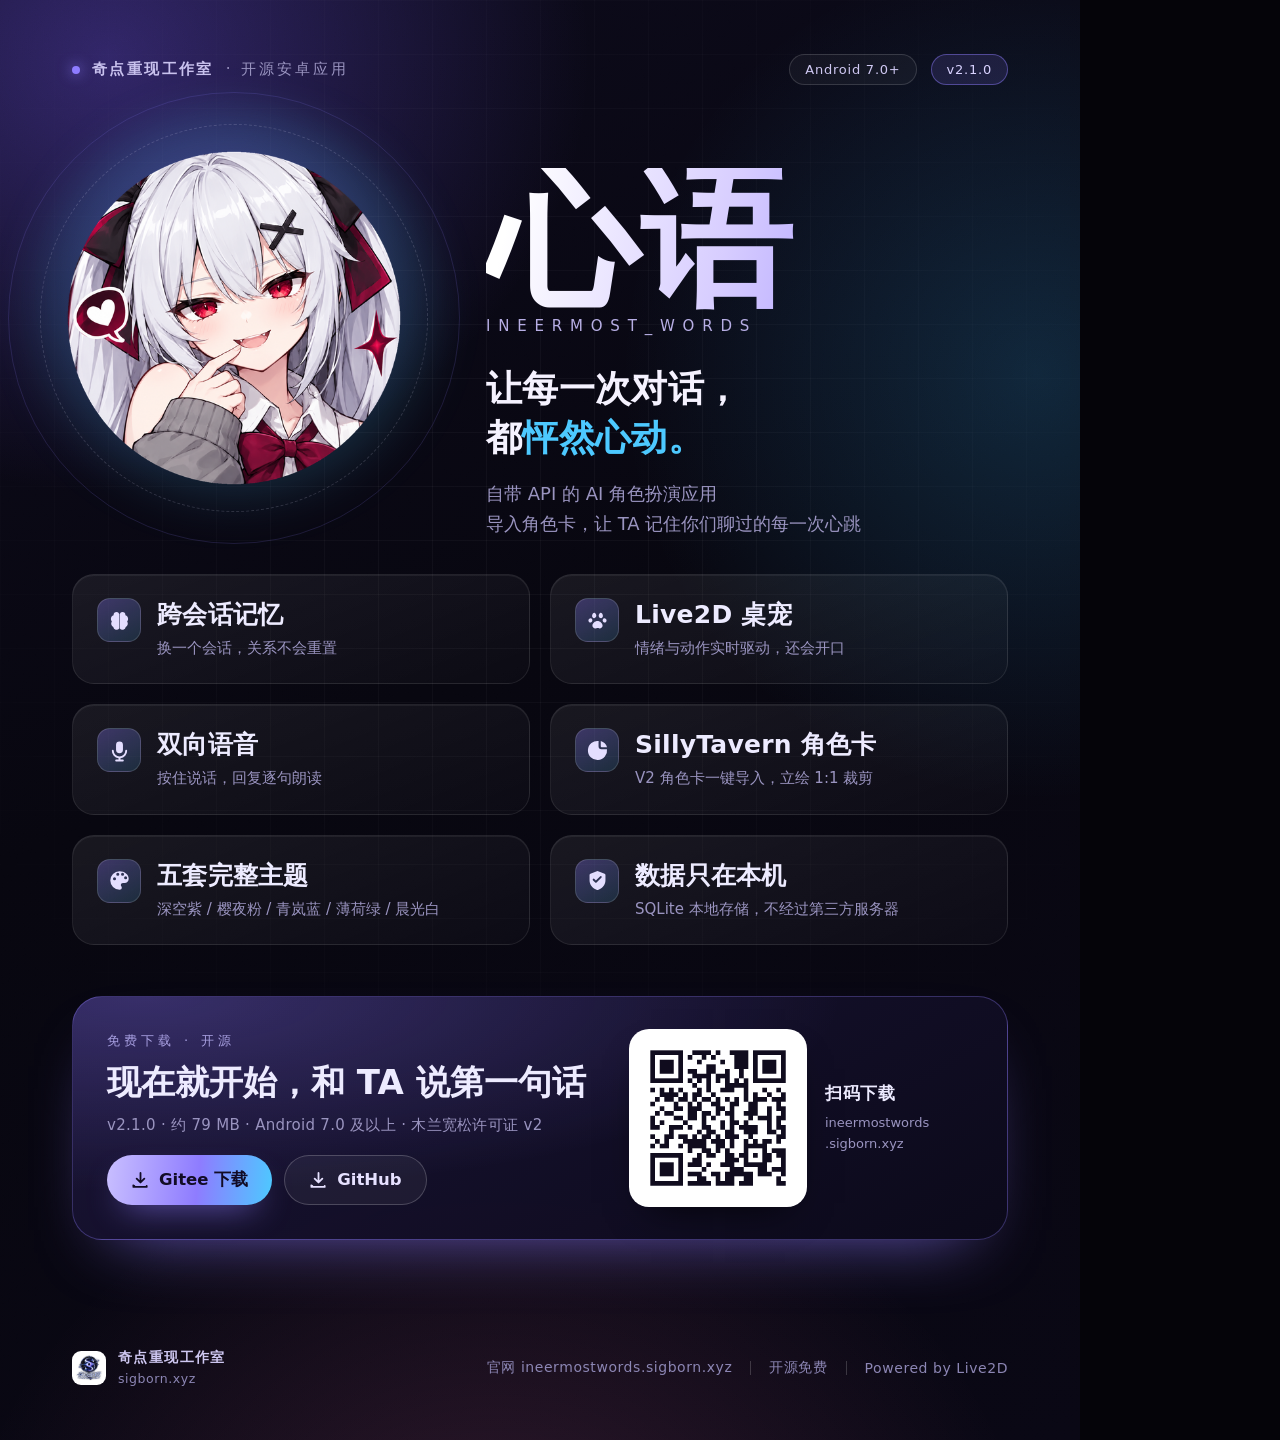
<file: poster/index.html>
<!DOCTYPE html>
<html lang="zh-CN">
<head>
<meta charset="utf-8">
<title>心语 · 宣传海报</title>
<style>
  @page { margin: 0; }
  * { box-sizing: border-box; margin: 0; padding: 0; }
  :root {
    --accent: #8E7CFF;
    --accent-2: #4DC9FF;
    --sakura: #FF7BAC;
    --ink: #EDEBFF;
    --muted: #9A94C0;
  }
  html, body { background: #050409; }
  body {
    font-family: "PingFang SC", "Microsoft YaHei UI", "Microsoft YaHei", "Noto Sans SC", system-ui, sans-serif;
    -webkit-font-smoothing: antialiased;
    color: var(--ink);
  }

  .poster {
    position: relative;
    width: 1080px;
    height: 1440px;
    overflow: hidden;
    background:
      radial-gradient(62% 42% at 10% 4%, rgba(122, 92, 255, 0.34), transparent 72%),
      radial-gradient(52% 40% at 96% 26%, rgba(56, 186, 255, 0.18), transparent 74%),
      radial-gradient(70% 46% at 46% 112%, rgba(255, 118, 178, 0.16), transparent 72%),
      linear-gradient(158deg, #0C0A1B 0%, #07060F 46%, #090714 100%);
    isolation: isolate;
  }

  /* 网格 + 噪点 */
  .poster::before {
    content: "";
    position: absolute;
    inset: 0;
    background-image:
      linear-gradient(to right, rgba(255, 255, 255, 0.035) 1px, transparent 1px),
      linear-gradient(to bottom, rgba(255, 255, 255, 0.035) 1px, transparent 1px);
    background-size: 54px 54px;
    mask-image: radial-gradient(72% 60% at 50% 34%, #000 20%, transparent 92%);
    z-index: 0;
  }
  .poster::after {
    content: "";
    position: absolute;
    inset: 0;
    background-image: url("data:image/svg+xml;utf8,<svg xmlns='http://www.w3.org/2000/svg' width='160' height='160'><filter id='n'><feTurbulence type='fractalNoise' baseFrequency='0.85' numOctaves='2' stitchTiles='stitch'/><feColorMatrix type='saturate' values='0'/></filter><rect width='160' height='160' filter='url(%23n)' opacity='0.5'/></svg>");
    opacity: 0.14;
    mix-blend-mode: overlay;
    z-index: 1;
    pointer-events: none;
  }

  .layer { position: absolute; inset: 0; z-index: 2; }

  /* ---------- 顶部 ---------- */
  .head {
    position: absolute;
    top: 54px;
    left: 72px;
    right: 72px;
    display: flex;
    align-items: center;
    justify-content: space-between;
    font-size: 15px;
    letter-spacing: 0.2em;
    color: var(--muted);
  }
  .head__left { display: flex; align-items: center; gap: 12px; }
  .dot {
    width: 8px; height: 8px; border-radius: 50%;
    background: var(--accent);
    box-shadow: 0 0 14px var(--accent);
  }
  .head__left b { color: #C9C2EE; font-weight: 700; letter-spacing: 0.16em; }
  .head__right { display: flex; align-items: center; gap: 14px; }
  .pill {
    display: inline-flex; align-items: center; gap: 8px;
    padding: 7px 15px;
    border-radius: 999px;
    border: 1px solid rgba(255, 255, 255, 0.14);
    background: rgba(255, 255, 255, 0.04);
    font-size: 13px;
    letter-spacing: 0.06em;
    color: #CFC8F2;
  }
  .pill--violet { border-color: rgba(142, 124, 255, 0.45); background: rgba(142, 124, 255, 0.14); color: #D9D2FF; }

  /* ---------- 主视觉 ---------- */
  .logo {
    position: absolute;
    left: 66px;
    top: 150px;
    width: 336px;
    height: 336px;
  }
  .logo__ring {
    position: absolute;
    border-radius: 50%;
    border: 1px dashed rgba(233, 229, 255, 0.16);
  }
  .logo__ring--1 { inset: -26px; }
  .logo__ring--2 { inset: -58px; border-style: solid; border-color: rgba(142, 124, 255, 0.16); }
  .logo__glow {
    position: absolute;
    inset: -40px;
    border-radius: 50%;
    background: radial-gradient(circle at 50% 45%, rgba(142, 124, 255, 0.55), rgba(77, 201, 255, 0.18) 55%, transparent 72%);
    filter: blur(22px);
  }
  .logo img {
    position: relative;
    width: 100%;
    height: 100%;
    border-radius: 50%;
    display: block;
  }

  .brand { position: absolute; left: 486px; top: 168px; width: 528px; }
  .brand h1 {
    font-size: 152px;
    line-height: 0.94;
    letter-spacing: 0.01em;
    font-weight: 900;
    background: linear-gradient(103deg, #FFFFFF 6%, #D7CDFF 46%, #8E7CFF 96%);
    -webkit-background-clip: text;
    background-clip: text;
    color: transparent;
  }
  .brand__en {
    margin-top: 6px;
    font-size: 15px;
    letter-spacing: 0.52em;
    color: #B7AEE4;
  }
  .brand__tag {
    margin-top: 30px;
    font-size: 36px;
    font-weight: 800;
    letter-spacing: 0.01em;
    color: #F5F2FF;
  }
  .brand__tag em { font-style: normal; color: var(--accent-2); }
  .brand__sub {
    margin-top: 16px;
    font-size: 18px;
    line-height: 1.7;
    color: var(--muted);
  }

  /* ---------- 功能卡 ---------- */
  .feats {
    position: absolute;
    left: 72px;
    right: 72px;
    top: 574px;
    display: grid;
    grid-template-columns: 1fr 1fr;
    gap: 20px;
  }
  .feat {
    display: flex;
    gap: 16px;
    padding: 23px 24px;
    border-radius: 22px;
    border: 1px solid rgba(255, 255, 255, 0.085);
    background: linear-gradient(158deg, rgba(255, 255, 255, 0.07), rgba(255, 255, 255, 0.018));
    box-shadow: inset 0 1px 0 rgba(255, 255, 255, 0.06);
  }
  .feat__icon {
    flex: none;
    width: 44px; height: 44px;
    border-radius: 13px;
    display: grid;
    place-items: center;
    background: linear-gradient(150deg, rgba(142, 124, 255, 0.32), rgba(77, 201, 255, 0.14));
    border: 1px solid rgba(255, 255, 255, 0.14);
    color: #E4DEFF;
  }
  .feat__icon svg { width: 23px; height: 23px; fill: currentColor; }
  .feat h3 { font-size: 25px; font-weight: 800; letter-spacing: 0.01em; }
  .feat p { margin-top: 6px; font-size: 15px; line-height: 1.55; color: var(--muted); }

  /* ---------- 下载 ---------- */
  .cta {
    position: absolute;
    left: 72px;
    right: 72px;
    top: 996px;
    height: 244px;
    border-radius: 30px;
    padding: 28px 34px;
    display: flex;
    align-items: center;
    justify-content: space-between;
    gap: 34px;
    border: 1px solid rgba(142, 124, 255, 0.32);
    background:
      radial-gradient(120% 130% at 8% 0%, rgba(142, 124, 255, 0.26), transparent 62%),
      linear-gradient(150deg, rgba(28, 22, 58, 0.92), rgba(12, 10, 26, 0.94));
    box-shadow: 0 30px 70px -40px rgba(142, 124, 255, 0.8);
  }
  .cta__label { font-size: 13px; letter-spacing: 0.32em; color: #A79FE0; }
  .cta__title { margin-top: 10px; font-size: 34px; font-weight: 800; }
  .cta__meta { margin-top: 10px; font-size: 15px; color: var(--muted); letter-spacing: 0.02em; }
  .cta__btns { display: flex; gap: 12px; margin-top: 20px; }
  .btn {
    display: inline-flex;
    align-items: center;
    gap: 9px;
    height: 50px;
    padding: 0 24px;
    border-radius: 999px;
    font-size: 16.5px;
    font-weight: 700;
  }
  .btn svg { width: 19px; height: 19px; fill: currentColor; }
  .btn--main {
    color: #120C26;
    background: linear-gradient(96deg, #C9BFFF, #8E7CFF 55%, #4DC9FF);
    box-shadow: 0 14px 34px -16px rgba(142, 124, 255, 0.9);
  }
  .btn--ghost {
    color: #E6E1FF;
    border: 1px solid rgba(255, 255, 255, 0.2);
    background: rgba(255, 255, 255, 0.05);
  }

  .qr {
    flex: none;
    display: flex;
    align-items: center;
    gap: 18px;
  }
  .qr__card {
    width: 178px; height: 178px;
    padding: 12px;
    border-radius: 20px;
    background: #fff;
    box-shadow: 0 18px 40px -22px rgba(0, 0, 0, 0.9);
  }
  .qr__card img { width: 100%; height: 100%; display: block; }
  .qr__text { width: 148px; }
  .qr__text b { display: block; font-size: 17px; letter-spacing: 0.04em; }
  .qr__text span { display: block; margin-top: 8px; font-size: 13px; line-height: 1.6; color: var(--muted); }

  /* ---------- 页脚 ---------- */
  .foot {
    position: absolute;
    left: 72px;
    right: 72px;
    bottom: 54px;
    display: flex;
    align-items: center;
    justify-content: space-between;
    font-size: 14px;
    color: #8C86B4;
    letter-spacing: 0.04em;
  }
  .foot__l { display: flex; align-items: center; gap: 12px; }
  .foot__l img { width: 34px; height: 34px; border-radius: 9px; background: #fff; padding: 3px; }
  .foot__l b { color: #CFC8F2; font-weight: 700; letter-spacing: 0.1em; }
  .foot__r { display: flex; align-items: center; gap: 18px; }
  .foot__r i { font-style: normal; width: 1px; height: 14px; background: rgba(255, 255, 255, 0.18); }
</style>
</head>
<body>
<div class="poster">
  <div class="layer">

    <div class="head">
      <div class="head__left">
        <span class="dot"></span>
        <b>奇点重现工作室</b>
        <span>· 开源安卓应用</span>
      </div>
      <div class="head__right">
        <span class="pill">Android 7.0+</span>
        <span class="pill pill--violet">v2.1.0</span>
      </div>
    </div>

    <div class="logo">
      <div class="logo__glow"></div>
      <div class="logo__ring logo__ring--1"></div>
      <div class="logo__ring logo__ring--2"></div>
      <img src="../website/assets/img/icon-512.png" alt="心语">
    </div>

    <div class="brand">
      <h1>心语</h1>
      <div class="brand__en">INEERMOST_WORDS</div>
      <div class="brand__tag">让每一次对话，<br>都<em>怦然心动。</em></div>
      <div class="brand__sub">自带 API 的 AI 角色扮演应用<br>导入角色卡，让 TA 记住你们聊过的每一次心跳</div>
    </div>

    <div class="feats">
      <div class="feat">
        <div class="feat__icon"><svg viewBox="0 0 24 24"><use href="#i-brain"/></svg></div>
        <div><h3>跨会话记忆</h3><p>换一个会话，关系不会重置</p></div>
      </div>
      <div class="feat">
        <div class="feat__icon"><svg viewBox="0 0 24 24"><use href="#i-paw"/></svg></div>
        <div><h3>Live2D 桌宠</h3><p>情绪与动作实时驱动，还会开口</p></div>
      </div>
      <div class="feat">
        <div class="feat__icon"><svg viewBox="0 0 24 24"><use href="#i-mic"/></svg></div>
        <div><h3>双向语音</h3><p>按住说话，回复逐句朗读</p></div>
      </div>
      <div class="feat">
        <div class="feat__icon"><svg viewBox="0 0 24 24"><use href="#i-sticker"/></svg></div>
        <div><h3>SillyTavern 角色卡</h3><p>V2 角色卡一键导入，立绘 1:1 裁剪</p></div>
      </div>
      <div class="feat">
        <div class="feat__icon"><svg viewBox="0 0 24 24"><use href="#i-palette"/></svg></div>
        <div><h3>五套完整主题</h3><p>深空紫 / 樱夜粉 / 青岚蓝 / 薄荷绿 / 晨光白</p></div>
      </div>
      <div class="feat">
        <div class="feat__icon"><svg viewBox="0 0 24 24"><use href="#i-shield"/></svg></div>
        <div><h3>数据只在本机</h3><p>SQLite 本地存储，不经过第三方服务器</p></div>
      </div>
    </div>

    <div class="cta">
      <div>
        <div class="cta__label">免费下载 · 开源</div>
        <div class="cta__title">现在就开始，和 TA 说第一句话</div>
        <div class="cta__meta">v2.1.0 · 约 79 MB · Android 7.0 及以上 · 木兰宽松许可证 v2</div>
        <div class="cta__btns">
          <span class="btn btn--main"><svg viewBox="0 0 24 24"><use href="#i-download"/></svg>Gitee 下载</span>
          <span class="btn btn--ghost"><svg viewBox="0 0 24 24"><use href="#i-download"/></svg>GitHub</span>
        </div>
      </div>
      <div class="qr">
        <div class="qr__card"><img src="assets/qr.png" alt="扫码下载"></div>
        <div class="qr__text">
          <b>扫码下载</b>
          <span>ineermostwords<br>.sigborn.xyz</span>
        </div>
      </div>
    </div>

    <div class="foot">
      <div class="foot__l">
        <img src="../website/assets/img/studio-logo.png" alt="奇点重现工作室">
        <div>
          <b>奇点重现工作室</b>
          <div style="margin-top:4px;font-size:12.5px;">sigborn.xyz</div>
        </div>
      </div>
      <div class="foot__r">
        <span>官网 ineermostwords.sigborn.xyz</span>
        <i></i>
        <span>开源免费</span>
        <i></i>
        <span>Powered by Live2D</span>
      </div>
    </div>

  </div>

  <svg width="0" height="0" style="position:absolute" aria-hidden="true">
    <symbol id="i-brain" viewBox="0 0 24 24"><path d="M9.2 3.2A3.4 3.4 0 0 0 5.8 6.6c-1.6.5-2.8 2-2.8 3.8 0 1 .4 1.9 1 2.6a3.9 3.9 0 0 0 1.5 5.7 3.5 3.5 0 0 0 6.2 1.7V5.1a3.4 3.4 0 0 0-2.5-1.9Zm5.6 0a3.4 3.4 0 0 1 3.4 3.4c1.6.5 2.8 2 2.8 3.8 0 1-.4 1.9-1 2.6a3.9 3.9 0 0 1-1.5 5.7 3.5 3.5 0 0 1-6.2 1.7V5.1a3.4 3.4 0 0 1 2.5-1.9Z"/></symbol>
    <symbol id="i-paw" viewBox="0 0 24 24"><path d="M7.2 4.6a2.1 2.1 0 0 1 3 .5c.5.7.7 1.6.5 2.4-.2.9-.8 1.6-1.6 1.9a2.1 2.1 0 0 1-2.6-1.3c-.4-1.3.1-2.6.7-3.5Zm9.6 0c.6.9 1.1 2.2.7 3.5a2.1 2.1 0 0 1-2.6 1.3 2.5 2.5 0 0 1-1.6-1.9c-.2-.8 0-1.7.5-2.4a2.1 2.1 0 0 1 3-.5ZM3.9 9.9A2 2 0 0 1 6.5 11c.5 1.3-.2 2.6-1.4 3a2 2 0 0 1-2.5-1.5c-.3-1.2.3-2.2 1.3-2.6Zm16.2 0c1 .4 1.6 1.4 1.3 2.6a2 2 0 0 1-2.5 1.5c-1.2-.4-1.9-1.7-1.4-3a2 2 0 0 1 2.6-1.1ZM12 12.4c2.7 0 5.3 2.4 5.3 4.9 0 1.8-1.3 3-3.2 3-1 0-1.5-.4-2.1-.4s-1.1.4-2.1.4c-1.9 0-3.2-1.2-3.2-3 0-2.5 2.6-4.9 5.3-4.9Z"/></symbol>
    <symbol id="i-mic" viewBox="0 0 24 24"><path d="M12 2.5a3.6 3.6 0 0 1 3.6 3.6v5.2a3.6 3.6 0 1 1-7.2 0V6.1A3.6 3.6 0 0 1 12 2.5Zm7 8.7a1 1 0 0 1 1 1 8 8 0 0 1-7 7.94V21.5h2.5a1 1 0 1 1 0 2h-7a1 1 0 1 1 0-2H11v-1.36a8 8 0 0 1-7-7.94 1 1 0 1 1 2 0 6 6 0 0 0 12 0 1 1 0 0 1 1-1Z"/></symbol>
    <symbol id="i-sticker" viewBox="0 0 24 24"><path d="M13.4 2.1a10 10 0 1 0 8.5 8.5h-5.8a3 3 0 0 1-3-3V2.4c.1-.1.2-.2.3-.3ZM15.4 2v5.6a1 1 0 0 0 1 1h5.6a10 10 0 0 0-6.6-6.6Z"/></symbol>
    <symbol id="i-palette" viewBox="0 0 24 24"><path d="M12 2.4a9.6 9.6 0 0 0 0 19.2c1.5 0 2.4-.9 2.4-2.1 0-.6-.2-1-.5-1.5-.3-.5-.5-.9-.5-1.4 0-1.2.9-2 2.2-2h1.7c2.5 0 4.3-1.9 4.3-4.4 0-4.3-4.3-7.8-9.6-7.8Zm-5.2 9.3a1.6 1.6 0 1 1 0-3.2 1.6 1.6 0 0 1 0 3.2Zm3.4-4.6a1.6 1.6 0 1 1 0-3.2 1.6 1.6 0 0 1 0 3.2Zm5 0a1.6 1.6 0 1 1 0-3.2 1.6 1.6 0 0 1 0 3.2Zm3.2 3.6a1.6 1.6 0 1 1 0-3.2 1.6 1.6 0 0 1 0 3.2Z"/></symbol>
    <symbol id="i-shield" viewBox="0 0 24 24"><path d="M12 2.2 4.6 5a1.4 1.4 0 0 0-.9 1.3v5.5c0 5 3.3 8.5 7.8 10.1.3.1.7.1 1 0 4.5-1.6 7.8-5.1 7.8-10.1V6.3a1.4 1.4 0 0 0-.9-1.3L12 2.2Zm4 6.9-5 5a1 1 0 0 1-1.4 0l-2.2-2.2a1 1 0 1 1 1.4-1.4l1.5 1.5 4.3-4.3a1 1 0 1 1 1.4 1.4Z"/></symbol>
    <symbol id="i-download" viewBox="0 0 24 24"><path d="M12 2.6a1.15 1.15 0 0 1 1.15 1.15v9.2l2.9-2.9a1.15 1.15 0 1 1 1.63 1.63l-4.86 4.86a1.15 1.15 0 0 1-1.63 0L6.33 11.7a1.15 1.15 0 1 1 1.63-1.63l2.9 2.9v-9.2A1.15 1.15 0 0 1 12 2.6ZM4.2 19a1.15 1.15 0 0 1 1.15 1.15v.1h13.3v-.1a1.15 1.15 0 1 1 2.3 0v1.25c0 .64-.52 1.15-1.15 1.15H3.05a1.15 1.15 0 0 1-1.15-1.15V20.15A1.15 1.15 0 0 1 4.2 19Z"/></symbol>
  </svg>
</div>
</body>
</html>
</file>
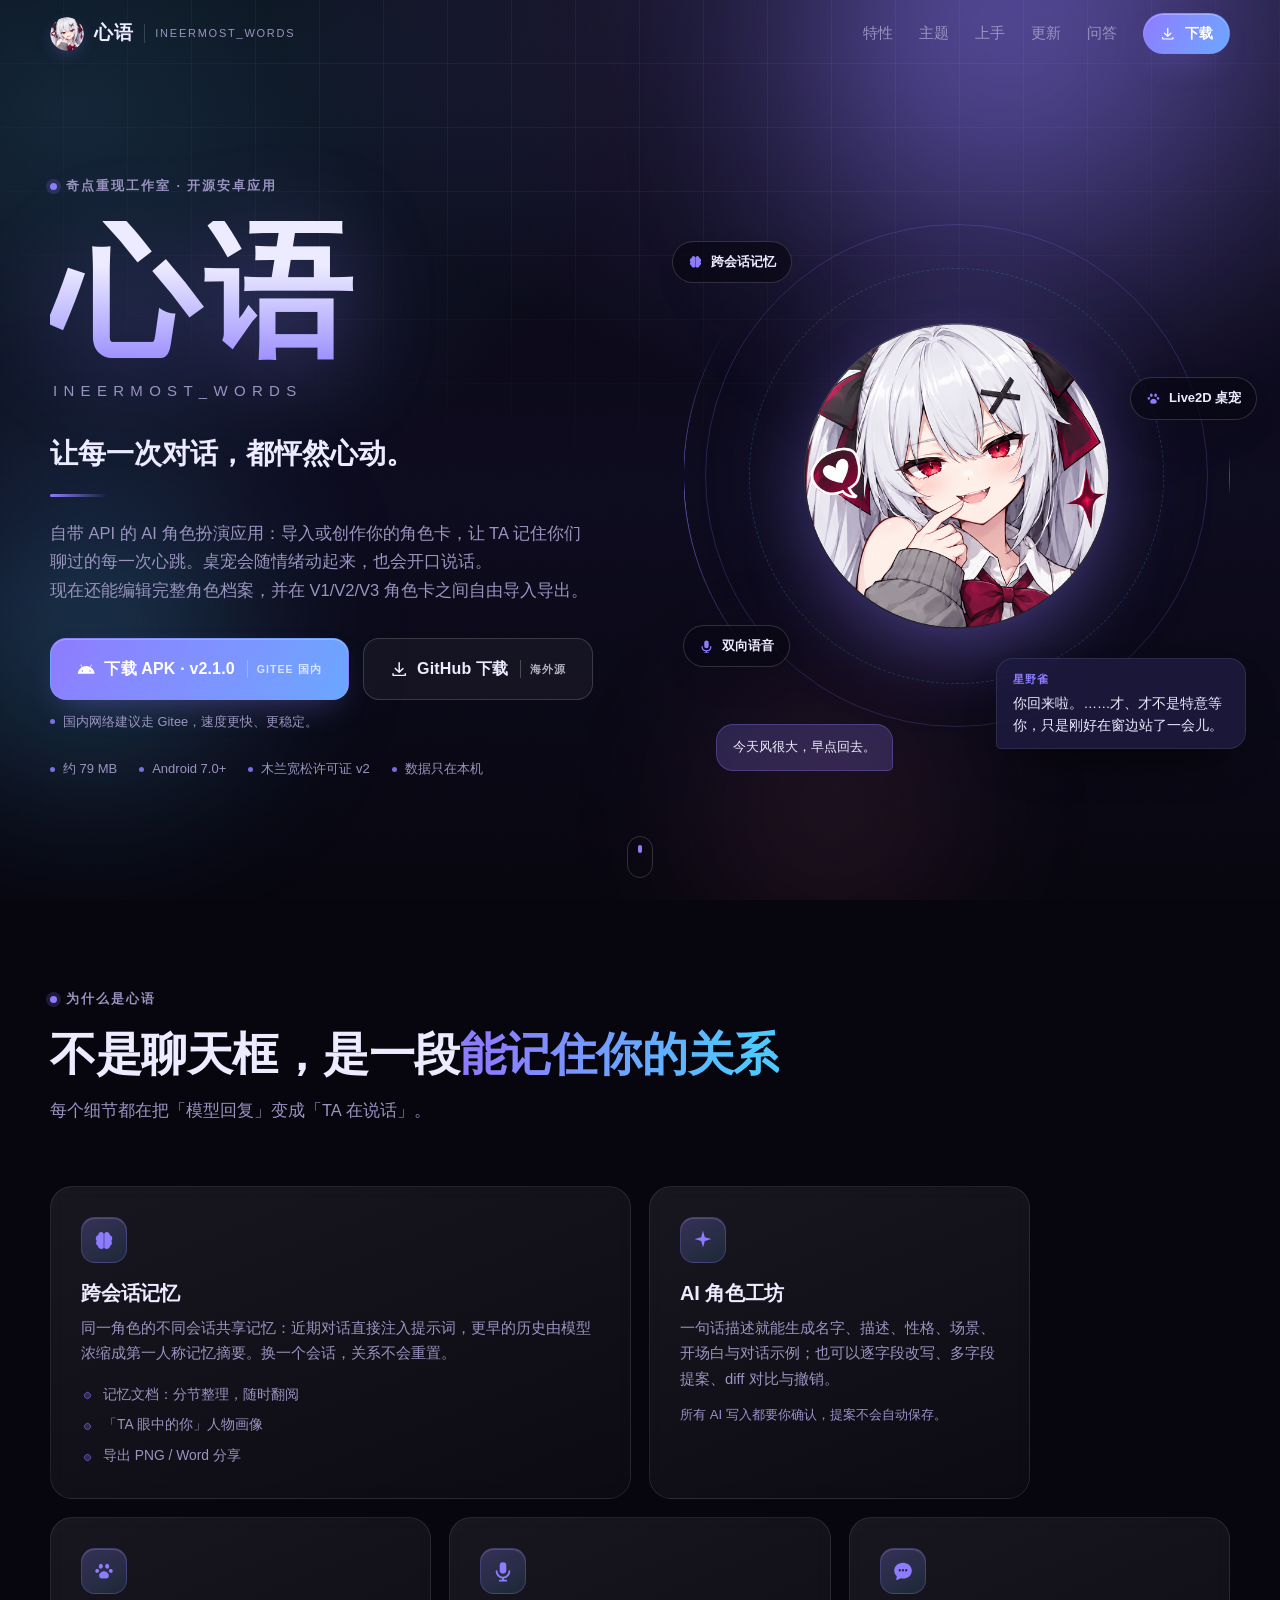
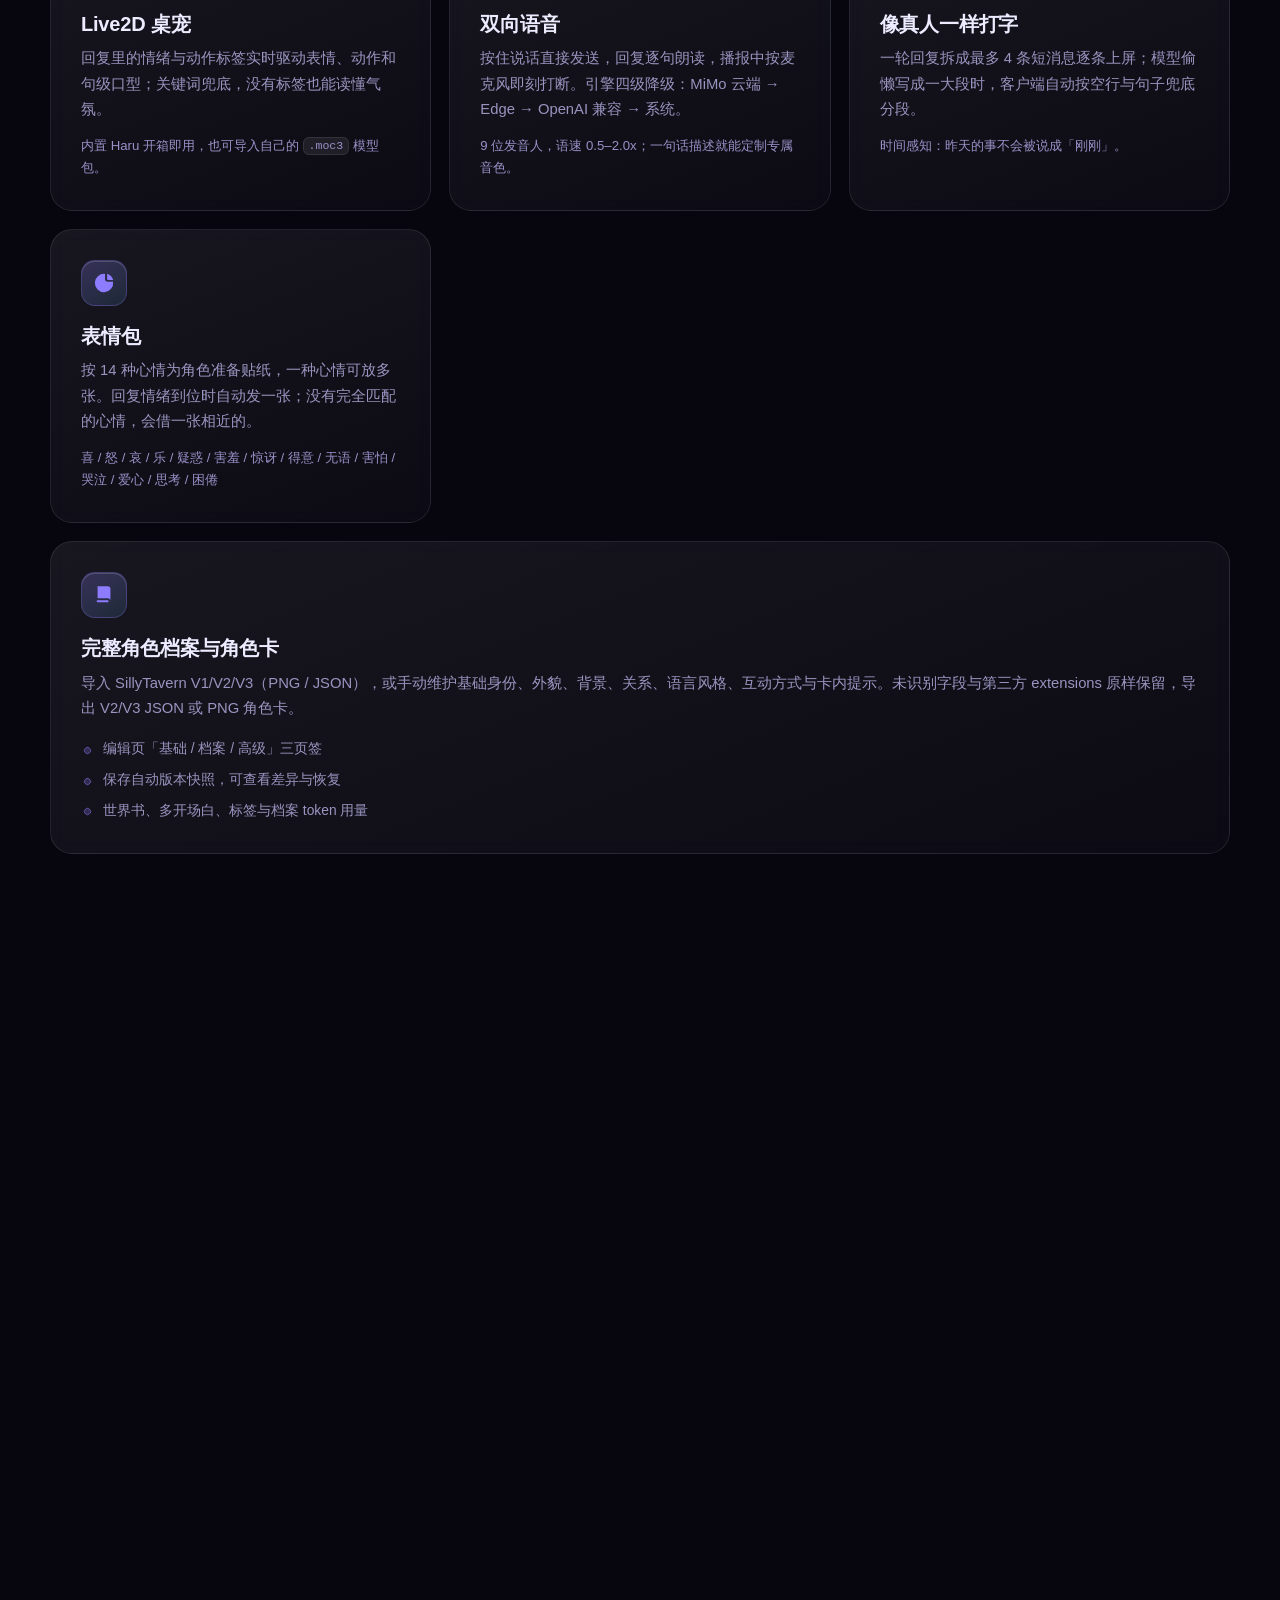
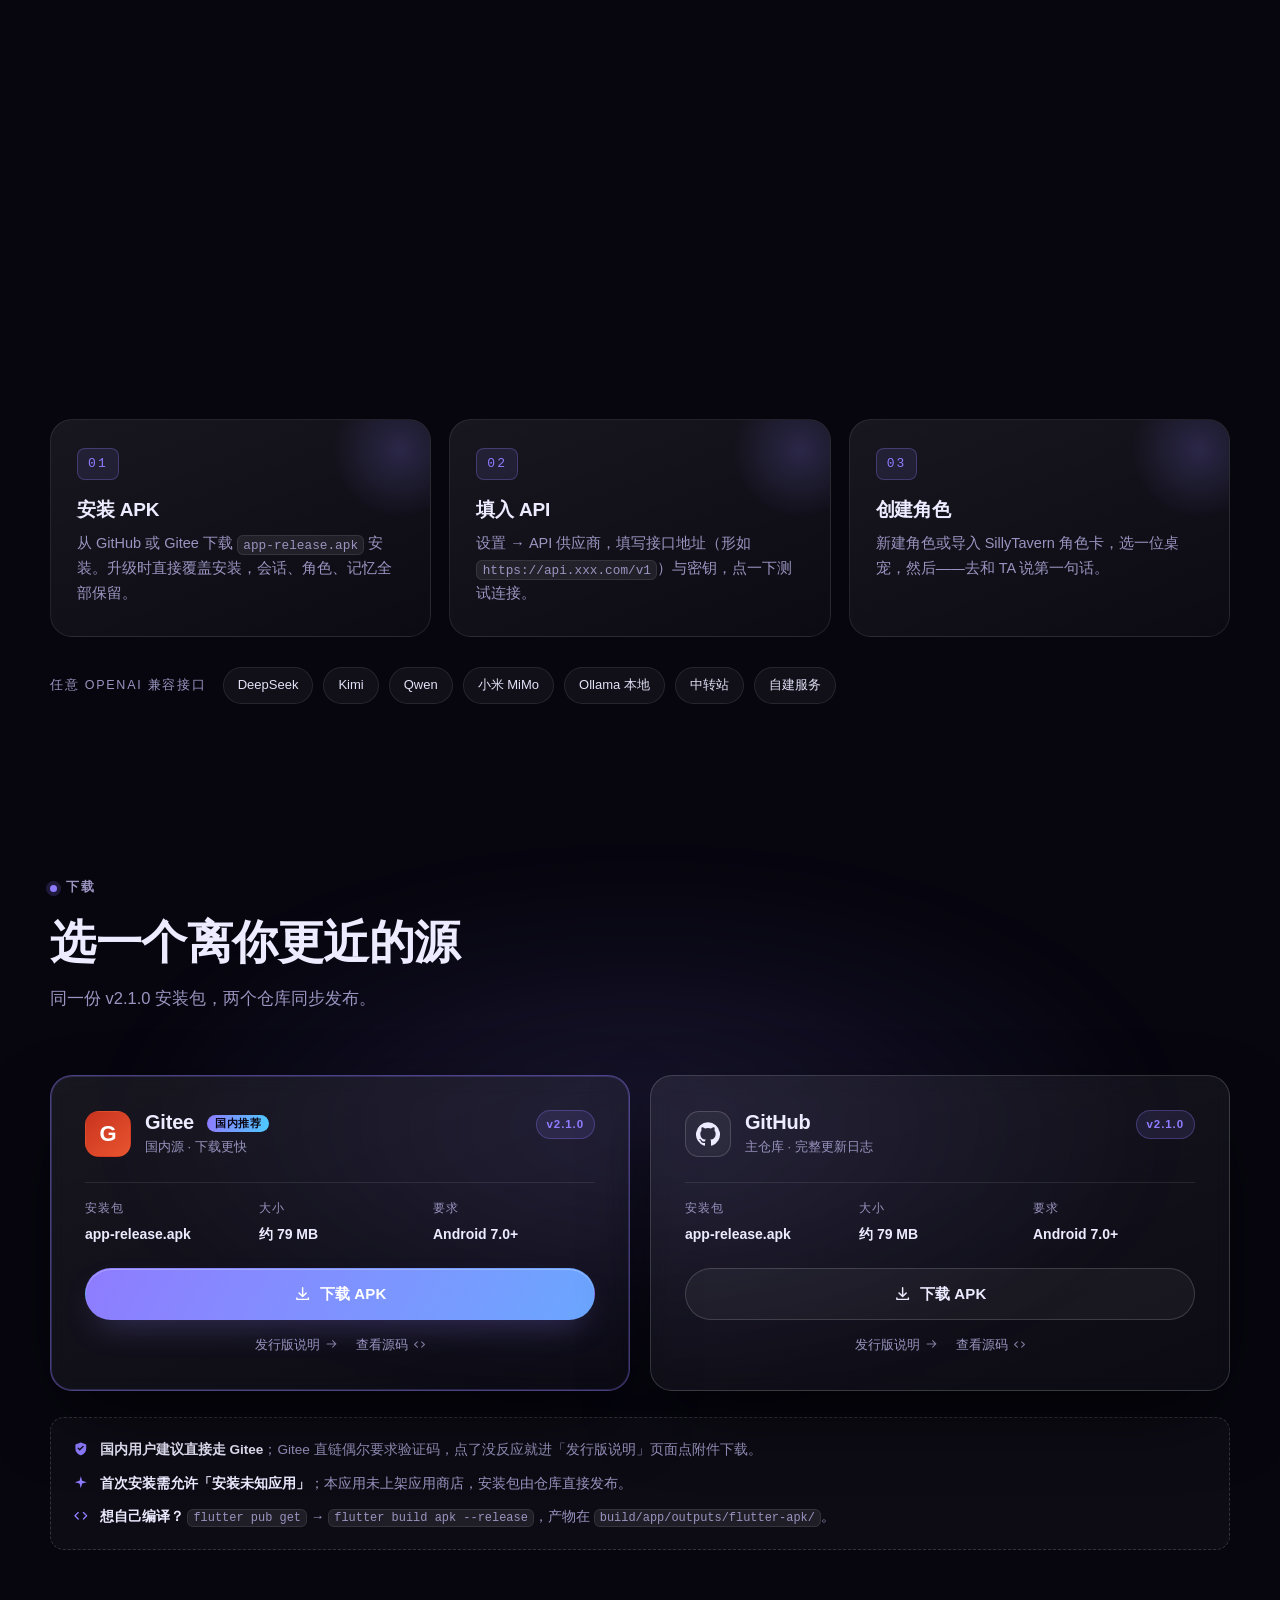
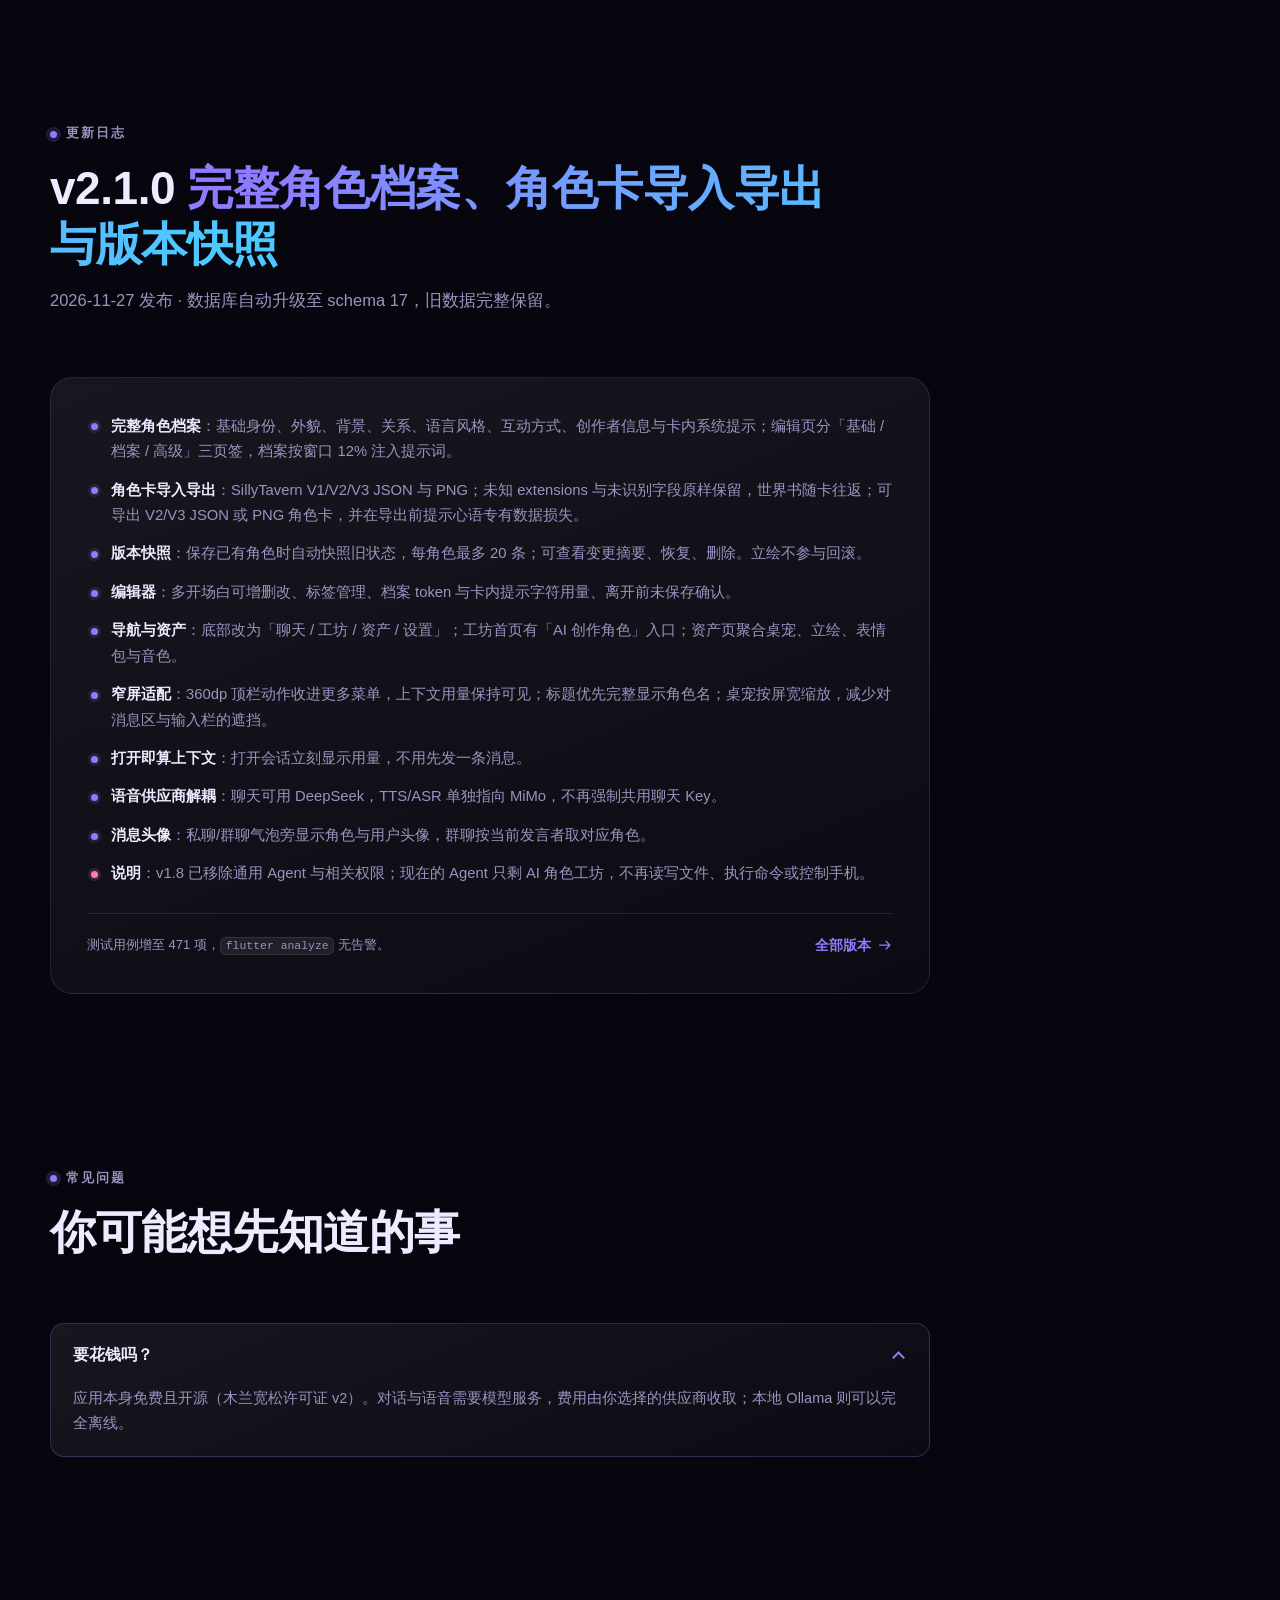
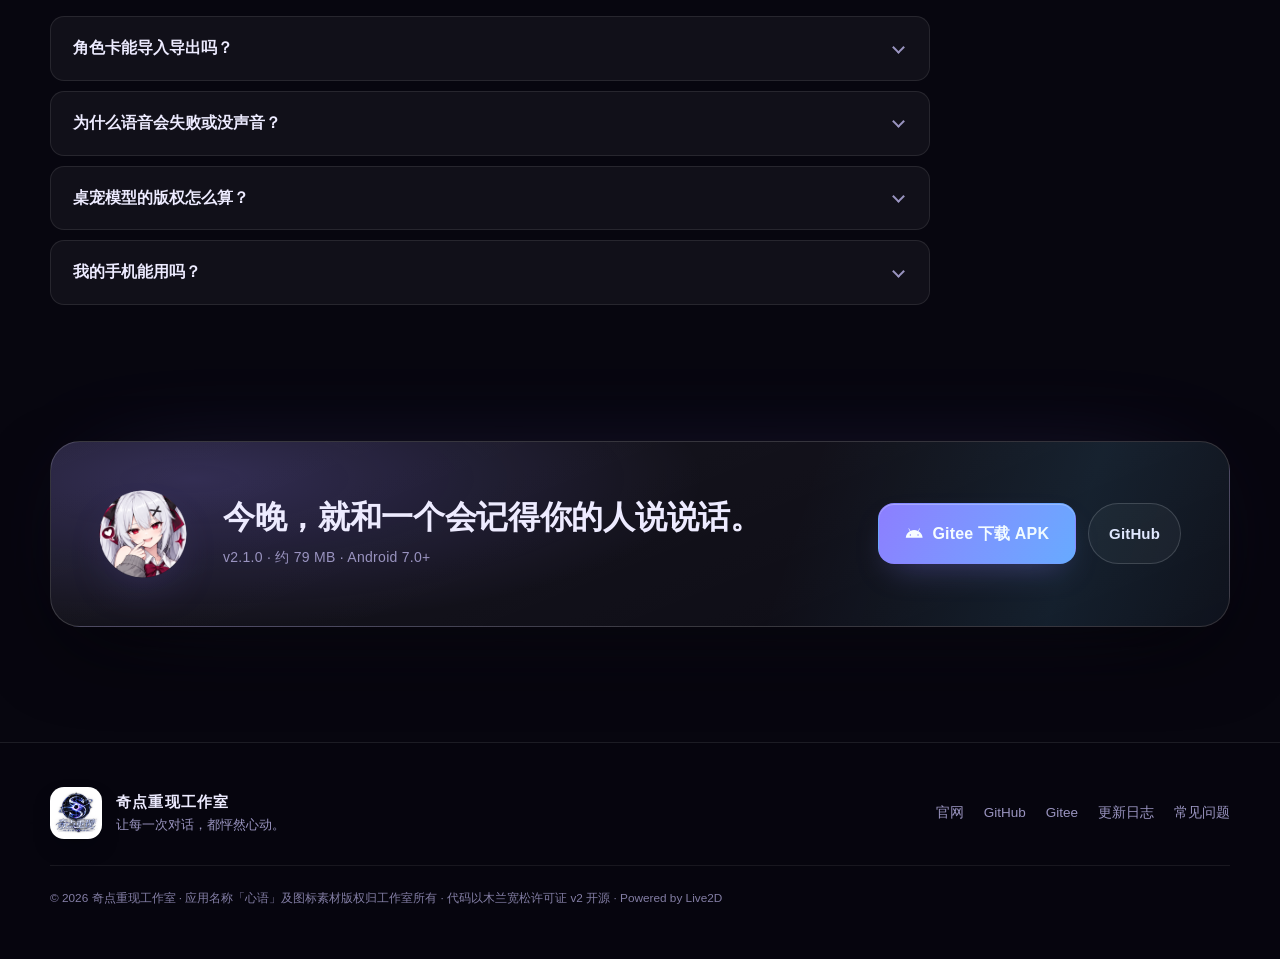
<file: website/index.html>
<!DOCTYPE html>
<html lang="zh-CN" data-theme="violet">
<head>
<meta charset="utf-8">
<meta name="viewport" content="width=device-width, initial-scale=1">
<title>心语 · ineermost_words — 让每一次对话，都怦然心动</title>
<meta name="description" content="心语（ineermost_words）是一款开源的安卓 AI 角色扮演聊天应用：完整角色档案与 SillyTavern V1/V2/V3 角色卡导入导出，跨会话记忆、Live2D 桌宠、双向语音，以及 AI 角色工坊。自备 API，数据留在本地。">
<meta name="theme-color" content="#07060F">
<meta property="og:type" content="website">
<meta property="og:site_name" content="心语 · ineermost_words">
<meta property="og:title" content="心语 · ineermost_words — 让每一次对话，都怦然心动">
<meta property="og:description" content="开源安卓 AI 角色扮演聊天应用：完整角色档案、SillyTavern 角色卡导入导出、跨会话记忆、Live2D 桌宠、双向语音与 AI 角色工坊。自备 API，数据全在本地。">
<meta property="og:image" content="https://ineermostwords.sigborn.xyz/assets/img/og.png">
<meta property="og:image:width" content="1200">
<meta property="og:image:height" content="630">
<meta property="og:url" content="https://ineermostwords.sigborn.xyz/">
<meta name="twitter:card" content="summary_large_image">
<link rel="canonical" href="https://ineermostwords.sigborn.xyz/">
<link rel="icon" type="image/png" sizes="64x64" href="assets/img/icon-64.png">
<link rel="apple-touch-icon" href="assets/img/icon-180.png">
<link rel="stylesheet" href="assets/css/style.css">
</head>
<body>

<svg class="sprite" aria-hidden="true" focusable="false">
  <symbol id="i-android" viewBox="0 0 24 24"><path d="M17.6 9.48l1.84-3.18a.4.4 0 0 0-.7-.4l-1.87 3.24a11.4 11.4 0 0 0-9.74 0L5.26 5.9a.4.4 0 1 0-.7.4L6.4 9.48A10.8 10.8 0 0 0 1 18h22a10.8 10.8 0 0 0-5.4-8.52ZM7 15.25a1 1 0 1 1 1-1 1 1 0 0 1-1 1Zm10 0a1 1 0 1 1 1-1 1 1 0 0 1-1 1Z"/></symbol>
  <symbol id="i-github" viewBox="0 0 24 24"><path d="M12 .3a12 12 0 0 0-3.79 23.4c.6.1.82-.26.82-.58v-2.23c-3.34.73-4.04-1.42-4.04-1.42-.55-1.4-1.34-1.77-1.34-1.77-1.08-.74.09-.73.09-.73 1.2.08 1.83 1.24 1.83 1.24 1.07 1.84 2.81 1.3 3.5 1 .1-.78.42-1.31.76-1.61-2.66-.3-5.47-1.34-5.47-5.93 0-1.31.47-2.38 1.24-3.22-.13-.3-.54-1.52.11-3.18 0 0 1-.32 3.3 1.23a11.5 11.5 0 0 1 6 0c2.28-1.55 3.29-1.23 3.29-1.23.65 1.66.24 2.88.12 3.18a4.65 4.65 0 0 1 1.23 3.22c0 4.61-2.8 5.62-5.48 5.92.43.37.81 1.1.81 2.22v3.29c0 .32.21.7.82.58A12 12 0 0 0 12 .3Z"/></symbol>
  <symbol id="i-download" viewBox="0 0 24 24"><path d="M12 2.75a1 1 0 0 1 1 1v9.9l3.3-3.3a1 1 0 0 1 1.4 1.42l-5 5a1 1 0 0 1-1.4 0l-5-5a1 1 0 1 1 1.4-1.42l3.3 3.3v-9.9a1 1 0 0 1 1-1ZM4 17a1 1 0 0 1 1 1v1.25h14V18a1 1 0 1 1 2 0v1.75A1.5 1.5 0 0 1 19.5 21h-15A1.5 1.5 0 0 1 3 19.75V18a1 1 0 0 1 1-1Z"/></symbol>
  <symbol id="i-arrow" viewBox="0 0 24 24"><path d="M13.3 4.3a1 1 0 0 1 1.4 0l6 6a1 1 0 0 1 0 1.4l-6 6a1 1 0 0 1-1.4-1.4L17.6 12H4a1 1 0 1 1 0-2h13.6l-4.3-4.3a1 1 0 0 1 0-1.4Z"/></symbol>
  <symbol id="i-chat" viewBox="0 0 24 24"><path d="M12 2.9c5.3 0 9.6 3.9 9.6 8.7 0 4.8-4.3 8.7-9.6 8.7a11 11 0 0 1-2.7-.33l-3.5 1.86a.8.8 0 0 1-1.16-.87l.66-3.1A8.3 8.3 0 0 1 2.4 11.6C2.4 6.8 6.7 2.9 12 2.9Zm-3.5 7a1.3 1.3 0 1 0 0 2.6 1.3 1.3 0 0 0 0-2.6Zm3.5 0a1.3 1.3 0 1 0 0 2.6 1.3 1.3 0 0 0 0-2.6Zm3.5 0a1.3 1.3 0 1 0 0 2.6 1.3 1.3 0 0 0 0-2.6Z"/></symbol>
  <symbol id="i-brain" viewBox="0 0 24 24"><path d="M9.2 3.2A3.4 3.4 0 0 0 5.8 6.6c-1.6.5-2.8 2-2.8 3.8 0 1 .4 1.9 1 2.6a3.9 3.9 0 0 0 1.5 5.7 3.5 3.5 0 0 0 6.2 1.7V5.1a3.4 3.4 0 0 0-2.5-1.9Zm5.6 0a3.4 3.4 0 0 1 3.4 3.4c1.6.5 2.8 2 2.8 3.8 0 1-.4 1.9-1 2.6a3.9 3.9 0 0 1-1.5 5.7 3.5 3.5 0 0 1-6.2 1.7V5.1a3.4 3.4 0 0 1 2.5-1.9Z"/></symbol>
  <symbol id="i-paw" viewBox="0 0 24 24"><path d="M7.2 4.6a2.1 2.1 0 0 1 3 .5c.5.7.7 1.6.5 2.4-.2.9-.8 1.6-1.6 1.9a2.1 2.1 0 0 1-2.6-1.3c-.4-1.3.1-2.6.7-3.5Zm9.6 0c.6.9 1.1 2.2.7 3.5a2.1 2.1 0 0 1-2.6 1.3 2.5 2.5 0 0 1-1.6-1.9c-.2-.8 0-1.7.5-2.4a2.1 2.1 0 0 1 3-.5ZM3.9 9.9A2 2 0 0 1 6.5 11c.5 1.3-.2 2.6-1.4 3a2 2 0 0 1-2.5-1.5c-.3-1.2.3-2.2 1.3-2.6Zm16.2 0c1 .4 1.6 1.4 1.3 2.6a2 2 0 0 1-2.5 1.5c-1.2-.4-1.9-1.7-1.4-3a2 2 0 0 1 2.6-1.1ZM12 12.4c2.7 0 5.3 2.4 5.3 4.9 0 1.8-1.3 3-3.2 3-1 0-1.5-.4-2.1-.4s-1.1.4-2.1.4c-1.9 0-3.2-1.2-3.2-3 0-2.5 2.6-4.9 5.3-4.9Z"/></symbol>
  <symbol id="i-mic" viewBox="0 0 24 24"><path d="M12 2.5a3.6 3.6 0 0 1 3.6 3.6v5.2a3.6 3.6 0 1 1-7.2 0V6.1A3.6 3.6 0 0 1 12 2.5Zm7 8.7a1 1 0 0 1 1 1 8 8 0 0 1-7 7.94V21.5h2.5a1 1 0 1 1 0 2h-7a1 1 0 1 1 0-2H11v-1.36a8 8 0 0 1-7-7.94 1 1 0 1 1 2 0 6 6 0 0 0 12 0 1 1 0 0 1 1-1Z"/></symbol>
  <symbol id="i-sticker" viewBox="0 0 24 24"><path d="M13.4 2.1a10 10 0 1 0 8.5 8.5h-5.8a3 3 0 0 1-3-3V2.4c.1-.1.2-.2.3-.3ZM15.4 2v5.6a1 1 0 0 0 1 1h5.6a10 10 0 0 0-6.6-6.6Z"/></symbol>
  <symbol id="i-spark" viewBox="0 0 24 24"><path d="M12 1.8 14 9l7.2 2-7.2 2-2 7.2L10 13 2.8 11 10 9l2-7.2Z"/></symbol>
  <symbol id="i-shield" viewBox="0 0 24 24"><path d="M12 2.2 4.6 5a1.4 1.4 0 0 0-.9 1.3v5.5c0 5 3.3 8.5 7.8 10.1.3.1.7.1 1 0 4.5-1.6 7.8-5.1 7.8-10.1V6.3a1.4 1.4 0 0 0-.9-1.3L12 2.2Zm4 6.9-5 5a1 1 0 0 1-1.4 0l-2.2-2.2a1 1 0 1 1 1.4-1.4l1.5 1.5 4.3-4.3a1 1 0 1 1 1.4 1.4Z"/></symbol>
  <symbol id="i-book" viewBox="0 0 24 24"><path d="M5 2.5h11a3 3 0 0 1 3 3v13a3 3 0 0 0-3-3H5V2.5Zm0 15.3h11a1 1 0 0 1 0 2H5a1 1 0 0 1 0-2Z"/></symbol>
  <symbol id="i-code" viewBox="0 0 24 24"><path d="M8.7 6.3a1 1 0 0 1 0 1.4L4.4 12l4.3 4.3a1 1 0 1 1-1.4 1.4l-5-5a1 1 0 0 1 0-1.4l5-5a1 1 0 0 1 1.4 0Zm6.6 0a1 1 0 0 1 1.4 0l5 5a1 1 0 0 1 0 1.4l-5 5a1 1 0 0 1-1.4-1.4L19.6 12l-4.3-4.3a1 1 0 0 1 0-1.4Z"/></symbol>
</svg>

<div class="bg" aria-hidden="true">
  <span class="bg-orb bg-orb--1"></span>
  <span class="bg-orb bg-orb--2"></span>
  <span class="bg-orb bg-orb--3"></span>
  <span class="bg-grid"></span>
  <span class="bg-noise"></span>
</div>

<header class="nav" id="nav">
  <div class="wrap nav__inner">
    <a class="brand" href="#top" aria-label="心语 首页">
      <img src="assets/img/icon-192.png" alt="" width="34" height="34">
      <span class="brand__name">心语</span>
      <span class="brand__sub">ineermost_words</span>
    </a>
    <nav class="nav__links" id="navLinks" aria-label="主导航">
      <a href="#features">特性</a>
      <a href="#themes">主题</a>
      <a href="#start">上手</a>
      <a href="#changelog">更新</a>
      <a href="#faq">问答</a>
      <a class="btn btn--sm btn--primary" href="#download">
        <svg class="ico" aria-hidden="true"><use href="#i-download"/></svg>下载
      </a>
    </nav>
    <button class="nav__toggle" id="navToggle" aria-label="打开菜单" aria-expanded="false" aria-controls="navLinks">
      <span></span><span></span>
    </button>
  </div>
</header>

<main id="top">

  <section class="hero">
    <div class="wrap hero__inner">
      <div class="hero__copy">
        <p class="eyebrow"><span class="dot"></span>奇点重现工作室 · 开源安卓应用</p>
        <h1 class="hero__title">心语</h1>
        <p class="hero__en">ineermost_words</p>
        <p class="hero__tagline">让每一次对话，都怦然心动。</p>
        <p class="hero__lead">
          自带 API 的 AI 角色扮演应用：导入或创作你的角色卡，让 TA 记住你们聊过的每一次心跳。桌宠会随情绪动起来，也会开口说话。<br>现在还能编辑完整角色档案，并在 V1/V2/V3 角色卡之间自由导入导出。
        </p>
        <div class="hero__cta">
          <a class="btn btn--primary btn--lg" href="/dl/gitee" rel="noopener">
            <svg class="ico" aria-hidden="true"><use href="#i-android"/></svg>
            <span>下载 APK · v2.1.0</span>
            <small>Gitee 国内</small>
          </a>
          <a class="btn btn--ghost btn--lg" href="/dl/github" rel="noopener">
            <svg class="ico" aria-hidden="true"><use href="#i-download"/></svg>
            <span>GitHub 下载</span>
            <small>海外源</small>
          </a>
        </div>
        <p class="hero__hint">国内网络建议走 Gitee，速度更快、更稳定。</p>
        <ul class="hero__meta">
          <li>约 79 MB</li>
          <li>Android 7.0+</li>
          <li>木兰宽松许可证 v2</li>
          <li>数据只在本机</li>
        </ul>
      </div>

      <div class="hero__visual" aria-hidden="true">
        <span class="ring ring--1"></span>
        <span class="ring ring--2"></span>
        <span class="ring ring--3"></span>
        <div class="badge">
          <img src="assets/img/icon-512.png" alt="" width="512" height="512">
          <span class="badge__gloss"></span>
        </div>
        <span class="chip chip--a"><svg class="ico" aria-hidden="true"><use href="#i-brain"/></svg>跨会话记忆</span>
        <span class="chip chip--b"><svg class="ico" aria-hidden="true"><use href="#i-paw"/></svg>Live2D 桌宠</span>
        <span class="chip chip--c"><svg class="ico" aria-hidden="true"><use href="#i-mic"/></svg>双向语音</span>
        <div class="bubble bubble--ai">
          <span class="bubble__name">星野雀</span>
          你回来啦。……才、才不是特意等你，只是刚好在窗边站了一会儿。
        </div>
        <div class="bubble bubble--me">今天风很大，早点回去。</div>
      </div>
    </div>
    <a class="hero__scroll" href="#features" aria-label="向下浏览"><span></span></a>
  </section>

  <section class="section" id="features">
    <div class="wrap">
      <header class="sec-head reveal">
        <p class="eyebrow"><span class="dot"></span>为什么是心语</p>
        <h2>不是聊天框，是一段<span class="grad">能记住你的关系</span></h2>
        <p class="sec-head__sub">每个细节都在把「模型回复」变成「TA 在说话」。</p>
      </header>

      <div class="bento">
        <article class="card card--wide reveal">
          <span class="card__ico"><svg class="ico" aria-hidden="true"><use href="#i-brain"/></svg></span>
          <h3>跨会话记忆</h3>
          <p>同一角色的不同会话共享记忆：近期对话直接注入提示词，更早的历史由模型浓缩成第一人称记忆摘要。换一个会话，关系不会重置。</p>
          <ul class="ticks">
            <li>记忆文档：分节整理，随时翻阅</li>
            <li>「TA 眼中的你」人物画像</li>
            <li>导出 PNG / Word 分享</li>
          </ul>
        </article>

        <article class="card reveal">
          <span class="card__ico"><svg class="ico" aria-hidden="true"><use href="#i-spark"/></svg></span>
          <h3>AI 角色工坊</h3>
          <p>一句话描述就能生成名字、描述、性格、场景、开场白与对话示例；也可以逐字段改写、多字段提案、diff 对比与撤销。</p>
          <p class="card__note">所有 AI 写入都要你确认，提案不会自动保存。</p>
        </article>

        <article class="card reveal">
          <span class="card__ico"><svg class="ico" aria-hidden="true"><use href="#i-paw"/></svg></span>
          <h3>Live2D 桌宠</h3>
          <p>回复里的情绪与动作标签实时驱动表情、动作和句级口型；关键词兜底，没有标签也能读懂气氛。</p>
          <p class="card__note">内置 Haru 开箱即用，也可导入自己的 <code>.moc3</code> 模型包。</p>
        </article>

        <article class="card reveal">
          <span class="card__ico"><svg class="ico" aria-hidden="true"><use href="#i-mic"/></svg></span>
          <h3>双向语音</h3>
          <p>按住说话直接发送，回复逐句朗读，播报中按麦克风即刻打断。引擎四级降级：MiMo 云端 → Edge → OpenAI 兼容 → 系统。</p>
          <p class="card__note">9 位发音人，语速 0.5–2.0x；一句话描述就能定制专属音色。</p>
        </article>

        <article class="card reveal">
          <span class="card__ico"><svg class="ico" aria-hidden="true"><use href="#i-chat"/></svg></span>
          <h3>像真人一样打字</h3>
          <p>一轮回复拆成最多 4 条短消息逐条上屏；模型偷懒写成一大段时，客户端自动按空行与句子兜底分段。</p>
          <p class="card__note">时间感知：昨天的事不会被说成「刚刚」。</p>
        </article>

        <article class="card reveal">
          <span class="card__ico"><svg class="ico" aria-hidden="true"><use href="#i-sticker"/></svg></span>
          <h3>表情包</h3>
          <p>按 14 种心情为角色准备贴纸，一种心情可放多张。回复情绪到位时自动发一张；没有完全匹配的心情，会借一张相近的。</p>
          <p class="card__note">喜 / 怒 / 哀 / 乐 / 疑惑 / 害羞 / 惊讶 / 得意 / 无语 / 害怕 / 哭泣 / 爱心 / 思考 / 困倦</p>
        </article>

        <article class="card card--wide reveal">
          <span class="card__ico"><svg class="ico" aria-hidden="true"><use href="#i-book"/></svg></span>
          <h3>完整角色档案与角色卡</h3>
          <p>导入 SillyTavern V1/V2/V3（PNG / JSON），或手动维护基础身份、外貌、背景、关系、语言风格、互动方式与卡内提示。未识别字段与第三方 extensions 原样保留，导出 V2/V3 JSON 或 PNG 角色卡。</p>
          <ul class="ticks">
            <li>编辑页「基础 / 档案 / 高级」三页签</li>
            <li>保存自动版本快照，可查看差异与恢复</li>
            <li>世界书、多开场白、标签与档案 token 用量</li>
          </ul>
        </article>
      </div>
    </div>
  </section>

  <section class="section section--themes" id="themes">
    <div class="wrap">
      <header class="sec-head reveal">
        <p class="eyebrow"><span class="dot"></span>五套完整主题</p>
        <h2>换一套颜色，<span class="grad">换一种心情</span></h2>
        <p class="sec-head__sub">点下面的色板，这一页也会跟着变——就像应用里一样即时生效。</p>
      </header>

      <div class="themes reveal">
        <div class="themes__picker" role="group" aria-label="选择主题">
          <button class="swatch is-active" data-theme-set="violet" aria-pressed="true">
            <span class="swatch__dot" style="--s1:#8E7CFF;--s2:#4DC9FF"></span>
            <span class="swatch__txt"><strong>深空紫</strong><small>Deep Space</small></span>
          </button>
          <button class="swatch" data-theme-set="sakura" aria-pressed="false">
            <span class="swatch__dot" style="--s1:#FF7BAC;--s2:#FFB3D1"></span>
            <span class="swatch__txt"><strong>樱夜粉</strong><small>Sakura Night</small></span>
          </button>
          <button class="swatch" data-theme-set="azure" aria-pressed="false">
            <span class="swatch__dot" style="--s1:#4DC9FF;--s2:#7BE0FF"></span>
            <span class="swatch__txt"><strong>青岚蓝</strong><small>Azure Mist</small></span>
          </button>
          <button class="swatch" data-theme-set="mint" aria-pressed="false">
            <span class="swatch__dot" style="--s1:#5CE0B0;--s2:#9AEED0"></span>
            <span class="swatch__txt"><strong>薄荷绿</strong><small>Mint Breeze</small></span>
          </button>
          <button class="swatch" data-theme-set="daylight" aria-pressed="false">
            <span class="swatch__dot" style="--s1:#6C5CE7;--s2:#0091B5"></span>
            <span class="swatch__txt"><strong>晨光白</strong><small>Daylight</small></span>
          </button>
          <p class="themes__hint">选中的颜色记在 <b>本地</b>，下次打开还是它；手机端在「设置 → 外观」里切换。</p>
        </div>

        <div class="preview" aria-hidden="true">
          <div class="preview__bar">
            <span class="preview__avatar" data-avatar>雀</span>
            <span class="preview__name">星野雀</span>
            <span class="preview__icons">♪ ·••</span>
          </div>
          <div class="preview__body">
            <div class="msg msg--in">哼，你倒是来得挺早。<br>……站那儿做什么，过来坐啊。</div>
            <div class="msg msg--out">怕你等着急。</div>
            <div class="msg msg--in is-typing"><i></i><i></i><i></i></div>
          </div>
          <div class="preview__nav">
            <span class="is-on">聊天</span><span>工坊</span><span>资产</span><span>设置</span>
          </div>
        </div>
      </div>
    </div>
  </section>

  <section class="section" id="start">
    <div class="wrap">
      <header class="sec-head reveal">
        <p class="eyebrow"><span class="dot"></span>三步开始</p>
        <h2>下载、填 Key、<span class="grad">开始对话</span></h2>
        <p class="sec-head__sub">没有注册、没有订阅、没有云端账号。接入你自己的模型即可。</p>
      </header>

      <ol class="steps">
        <li class="step reveal">
          <span class="step__num">01</span>
          <h3>安装 APK</h3>
          <p>从 GitHub 或 Gitee 下载 <code>app-release.apk</code> 安装。升级时直接覆盖安装，会话、角色、记忆全部保留。</p>
        </li>
        <li class="step reveal">
          <span class="step__num">02</span>
          <h3>填入 API</h3>
          <p>设置 → API 供应商，填写接口地址（形如 <code>https://api.xxx.com/v1</code>）与密钥，点一下测试连接。</p>
        </li>
        <li class="step reveal">
          <span class="step__num">03</span>
          <h3>创建角色</h3>
          <p>新建角色或导入 SillyTavern 角色卡，选一位桌宠，然后——去和 TA 说第一句话。</p>
        </li>
      </ol>

      <div class="providers reveal">
        <span class="providers__label">任意 OpenAI 兼容接口</span>
        <span class="pill">DeepSeek</span>
        <span class="pill">Kimi</span>
        <span class="pill">Qwen</span>
        <span class="pill">小米 MiMo</span>
        <span class="pill">Ollama 本地</span>
        <span class="pill">中转站</span>
        <span class="pill">自建服务</span>
      </div>
    </div>
  </section>

  <section class="section section--download" id="download">
    <div class="wrap">
      <header class="sec-head reveal">
        <p class="eyebrow"><span class="dot"></span>下载</p>
        <h2>选一个离你更近的源</h2>
        <p class="sec-head__sub">同一份 v2.1.0 安装包，两个仓库同步发布。</p>
      </header>

      <div class="dl">
        <article class="dl__card dl__card--pick reveal">
          <div class="dl__head">
            <span class="dl__logo dl__logo--gitee">G</span>
            <div>
              <h3>Gitee <span class="tag-pick">国内推荐</span></h3>
              <p>国内源 · 下载更快</p>
            </div>
            <span class="dl__badge">v2.1.0</span>
          </div>
          <dl class="dl__spec">
            <div><dt>安装包</dt><dd>app-release.apk</dd></div>
            <div><dt>大小</dt><dd>约 79 MB</dd></div>
            <div><dt>要求</dt><dd>Android 7.0+</dd></div>
          </dl>
          <div class="dl__actions">
            <a class="btn btn--primary btn--block" href="/dl/gitee" rel="noopener">
              <svg class="ico" aria-hidden="true"><use href="#i-download"/></svg>下载 APK
            </a>
            <div class="dl__links">
              <a href="https://gitee.com/phantexdream/ineermost_words/releases" rel="noopener">发行版说明<svg class="ico" aria-hidden="true"><use href="#i-arrow"/></svg></a>
              <a href="https://gitee.com/phantexdream/ineermost_words" rel="noopener">查看源码<svg class="ico" aria-hidden="true"><use href="#i-code"/></svg></a>
            </div>
          </div>
        </article>

        <article class="dl__card reveal">
          <div class="dl__head">
            <span class="dl__logo dl__logo--gh"><svg class="ico" aria-hidden="true"><use href="#i-github"/></svg></span>
            <div>
              <h3>GitHub</h3>
              <p>主仓库 · 完整更新日志</p>
            </div>
            <span class="dl__badge">v2.1.0</span>
          </div>
          <dl class="dl__spec">
            <div><dt>安装包</dt><dd>app-release.apk</dd></div>
            <div><dt>大小</dt><dd>约 79 MB</dd></div>
            <div><dt>要求</dt><dd>Android 7.0+</dd></div>
          </dl>
          <div class="dl__actions">
            <a class="btn btn--ghost btn--block" href="/dl/github" rel="noopener">
              <svg class="ico" aria-hidden="true"><use href="#i-download"/></svg>下载 APK
            </a>
            <div class="dl__links">
              <a href="https://github.com/adcoof/ineermost_words/releases" rel="noopener">发行版说明<svg class="ico" aria-hidden="true"><use href="#i-arrow"/></svg></a>
              <a href="https://github.com/adcoof/ineermost_words" rel="noopener">查看源码<svg class="ico" aria-hidden="true"><use href="#i-code"/></svg></a>
            </div>
          </div>
        </article>
      </div>

      <div class="notes reveal">
        <p class="notes__item"><svg class="ico" aria-hidden="true"><use href="#i-shield"/></svg>
          <span><strong>国内用户建议直接走 Gitee</strong>；Gitee 直链偶尔要求验证码，点了没反应就进「发行版说明」页面点附件下载。</span>
        </p>
        <p class="notes__item"><svg class="ico" aria-hidden="true"><use href="#i-spark"/></svg>
          <span><strong>首次安装需允许「安装未知应用」</strong>；本应用未上架应用商店，安装包由仓库直接发布。</span>
        </p>
        <p class="notes__item"><svg class="ico" aria-hidden="true"><use href="#i-code"/></svg>
          <span><strong>想自己编译？</strong> <code>flutter pub get</code> → <code>flutter build apk --release</code>，产物在 <code>build/app/outputs/flutter-apk/</code>。</span>
        </p>
      </div>
    </div>
  </section>

  <section class="section" id="changelog">
    <div class="wrap">
      <header class="sec-head reveal">
        <p class="eyebrow"><span class="dot"></span>更新日志</p>
        <h2>v2.1.0 <span class="grad">完整角色档案、角色卡导入导出与版本快照</span></h2>
        <p class="sec-head__sub">2026-11-27 发布 · 数据库自动升级至 schema 17，旧数据完整保留。</p>
      </header>

      <div class="log">
        <article class="log__card reveal">
          <ul class="log__list">
            <li><strong>完整角色档案</strong>：基础身份、外貌、背景、关系、语言风格、互动方式、创作者信息与卡内系统提示；编辑页分「基础 / 档案 / 高级」三页签，档案按窗口 12% 注入提示词。</li>
            <li><strong>角色卡导入导出</strong>：SillyTavern V1/V2/V3 JSON 与 PNG；未知 extensions 与未识别字段原样保留，世界书随卡往返；可导出 V2/V3 JSON 或 PNG 角色卡，并在导出前提示心语专有数据损失。</li>
            <li><strong>版本快照</strong>：保存已有角色时自动快照旧状态，每角色最多 20 条；可查看变更摘要、恢复、删除。立绘不参与回滚。</li>
            <li><strong>编辑器</strong>：多开场白可增删改、标签管理、档案 token 与卡内提示字符用量、离开前未保存确认。</li>
            <li><strong>导航与资产</strong>：底部改为「聊天 / 工坊 / 资产 / 设置」；工坊首页有「AI 创作角色」入口；资产页聚合桌宠、立绘、表情包与音色。</li>
            <li><strong>窄屏适配</strong>：360dp 顶栏动作收进更多菜单，上下文用量保持可见；标题优先完整显示角色名；桌宠按屏宽缩放，减少对消息区与输入栏的遮挡。</li>
            <li><strong>打开即算上下文</strong>：打开会话立刻显示用量，不用先发一条消息。</li>
            <li><strong>语音供应商解耦</strong>：聊天可用 DeepSeek，TTS/ASR 单独指向 MiMo，不再强制共用聊天 Key。</li>
            <li><strong>消息头像</strong>：私聊/群聊气泡旁显示角色与用户头像，群聊按当前发言者取对应角色。</li>
            <li class="log__fix"><strong>说明</strong>：v1.8 已移除通用 Agent 与相关权限；现在的 Agent 只剩 AI 角色工坊，不再读写文件、执行命令或控制手机。</li>
          </ul>
          <div class="log__foot">
            <span>测试用例增至 471 项，<code>flutter analyze</code> 无告警。</span>
            <a class="link" href="https://github.com/adcoof/ineermost_words/releases" rel="noopener">全部版本<svg class="ico" aria-hidden="true"><use href="#i-arrow"/></svg></a>
          </div>
        </article>
      </div>
    </div>
  </section>

  <section class="section" id="faq">
    <div class="wrap">
      <header class="sec-head reveal">
        <p class="eyebrow"><span class="dot"></span>常见问题</p>
        <h2>你可能想先知道的事</h2>
      </header>

      <div class="faq">
        <details class="reveal" open>
          <summary>要花钱吗？</summary>
          <p>应用本身免费且开源（木兰宽松许可证 v2）。对话与语音需要模型服务，费用由你选择的供应商收取；本地 Ollama 则可以完全离线。</p>
        </details>
        <details class="reveal">
          <summary>支持哪些模型？</summary>
          <p>任何 OpenAI 兼容的 <code>/chat/completions</code> 接口：DeepSeek、Kimi、Qwen、小米 MiMo、Ollama、各类中转站或自建服务。v2.1 起聊天、TTS、ASR 可以分别选择供应商：聊天用 DeepSeek 时，语音仍可单独指向 MiMo；TTS 也可切到 Edge、OpenAI 兼容或系统引擎。</p>
        </details>
        <details class="reveal">
          <summary>我的聊天数据会被上传吗？</summary>
          <p>角色、会话、记忆、表情包、桌宠模型全部保存在本机 SQLite 与本地文件里。只有你主动发起的模型请求会发往你自己配置的接口地址，应用不经过任何中转服务器。v1.7 起还关闭了 Android 系统自动备份与设备迁移，数据库不会被云备份带出应用沙盒。</p>
        </details>
        <details class="reveal">
          <summary>角色卡能导入导出吗？</summary>
          <p>支持 SillyTavern V1/V2/V3 的 JSON 与 PNG 角色卡。导入时已知字段落位，未识别字段与第三方 extensions 原样保留；导出可选 V2/V3 JSON 或 PNG，默认把完整档案写进 <code>extensions.xinyu</code>，便于导回心语。跨会话记忆、音色、Live2D 绑定与版本历史不会写进角色卡。</p>
        </details>
        <details class="reveal">
          <summary>为什么语音会失败或没声音？</summary>
          <p>Edge 免费语音在部分网络环境会被拒绝（403），此时会自动降级到下一个引擎；全部失效会弹提示而不是静默失败。若使用云端 TTS，请确认 API Key 在对应的接口地址上有效。</p>
        </details>
        <details class="reveal">
          <summary>桌宠模型的版权怎么算？</summary>
          <p>内置的 Haru 是 Live2D 官方示例模型，按 Live2D Sample Model License Agreement 随应用分发；桌宠渲染基于 pixi-live2d-display（MIT）与 Live2D Cubism Core（Powered by Live2D）。导入的模型与角色卡素材请自行确认授权。</p>
        </details>
        <details class="reveal">
          <summary>我的手机能用吗？</summary>
          <p>需要 Android 7.0（API 24）及以上，安装包约 79 MB。iOS 暂无计划。</p>
        </details>
      </div>
    </div>
  </section>

  <section class="cta">
    <div class="wrap cta__inner reveal">
      <img class="cta__icon" src="assets/img/icon-192.png" alt="" width="88" height="88" loading="lazy" decoding="async">
      <div class="cta__copy">
        <h2>今晚，就和一个会记得你的人说说话。</h2>
        <p>v2.1.0 · 约 79 MB · Android 7.0+</p>
      </div>
      <div class="cta__actions">
        <a class="btn btn--primary btn--lg" href="/dl/gitee" rel="noopener">
          <svg class="ico" aria-hidden="true"><use href="#i-android"/></svg>Gitee 下载 APK
        </a>
        <a class="btn btn--ghost" href="/dl/github" rel="noopener">GitHub</a>
      </div>
    </div>
  </section>
</main>

<footer class="foot">
  <div class="wrap foot__inner">
    <div class="foot__brand">
      <img loading="lazy" decoding="async" src="assets/img/studio-logo.png" alt="奇点重现工作室" width="52" height="52">
      <div>
        <p class="foot__studio">奇点重现工作室</p>
        <p class="foot__slogan">让每一次对话，都怦然心动。</p>
      </div>
    </div>
    <nav class="foot__links" aria-label="页脚导航">
      <a href="https://www.sigborn.xyz" rel="noopener">官网</a>
      <a href="https://github.com/adcoof/ineermost_words" rel="noopener">GitHub</a>
      <a href="https://gitee.com/phantexdream/ineermost_words" rel="noopener">Gitee</a>
      <a href="#changelog">更新日志</a>
      <a href="#faq">常见问题</a>
    </nav>
    <p class="foot__legal">
      © <span id="year">2026</span> 奇点重现工作室 · 应用名称「心语」及图标素材版权归工作室所有 ·
      代码以木兰宽松许可证 v2 开源 · Powered by Live2D
    </p>
  </div>
</footer>

<div class="toast" id="toast" role="status" aria-live="polite">
  <svg class="ico" aria-hidden="true"><use href="#i-android"/></svg>
  <span>检测到你在用安卓设备，可以直接下载安装</span>
  <a href="/dl/gitee" rel="noopener">Gitee 下载</a>
  <button type="button" aria-label="关闭提示" data-toast-close>×</button>
</div>

<script src="assets/js/main.js" defer></script>
</body>
</html>
</file>
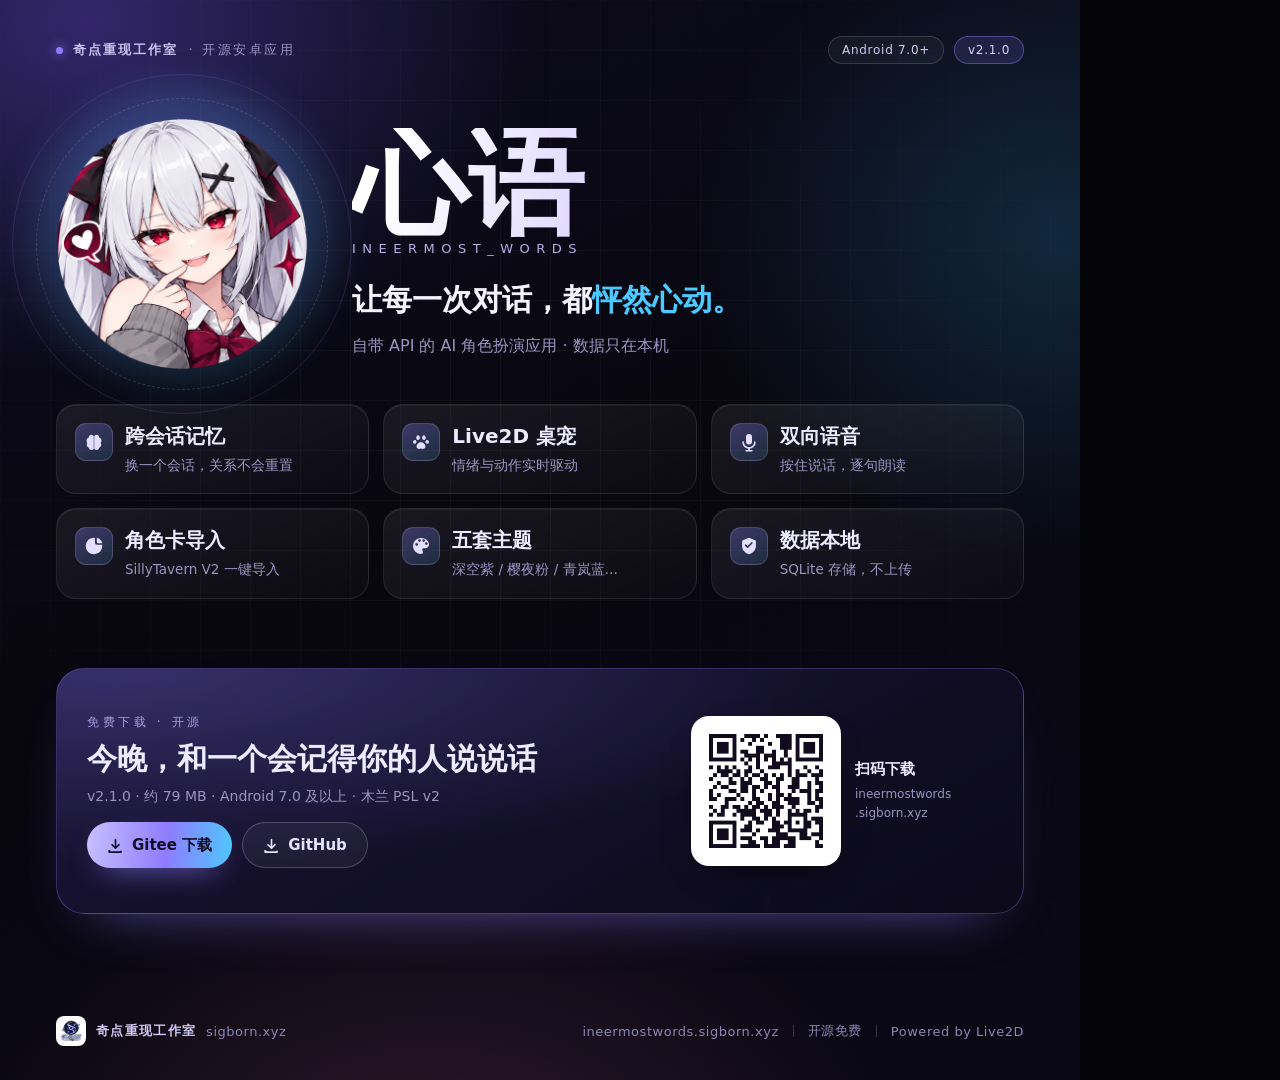
<file: poster/square.html>
<!DOCTYPE html>
<html lang="zh-CN">
<head>
<meta charset="utf-8">
<title>心语 · 宣传海报（方版）</title>
<style>
  @page { margin: 0; }
  * { box-sizing: border-box; margin: 0; padding: 0; }
  :root {
    --accent: #8E7CFF;
    --accent-2: #4DC9FF;
    --ink: #EDEBFF;
    --muted: #9A94C0;
  }
  html, body { background: #050409; }
  body {
    font-family: "PingFang SC", "Microsoft YaHei UI", "Microsoft YaHei", "Noto Sans SC", system-ui, sans-serif;
    -webkit-font-smoothing: antialiased;
    color: var(--ink);
  }

  .poster {
    position: relative;
    width: 1080px;
    height: 1080px;
    overflow: hidden;
    background:
      radial-gradient(58% 46% at 8% 2%, rgba(122, 92, 255, 0.34), transparent 72%),
      radial-gradient(46% 40% at 98% 22%, rgba(56, 186, 255, 0.18), transparent 74%),
      radial-gradient(62% 46% at 40% 112%, rgba(255, 118, 178, 0.16), transparent 72%),
      linear-gradient(158deg, #0C0A1B 0%, #07060F 46%, #090714 100%);
    isolation: isolate;
  }
  .poster::before {
    content: "";
    position: absolute;
    inset: 0;
    background-image:
      linear-gradient(to right, rgba(255, 255, 255, 0.035) 1px, transparent 1px),
      linear-gradient(to bottom, rgba(255, 255, 255, 0.035) 1px, transparent 1px);
    background-size: 50px 50px;
    mask-image: radial-gradient(76% 66% at 46% 36%, #000 18%, transparent 92%);
    z-index: 0;
  }
  .poster::after {
    content: "";
    position: absolute;
    inset: 0;
    background-image: url("data:image/svg+xml;utf8,<svg xmlns='http://www.w3.org/2000/svg' width='160' height='160'><filter id='n'><feTurbulence type='fractalNoise' baseFrequency='0.85' numOctaves='2' stitchTiles='stitch'/><feColorMatrix type='saturate' values='0'/></filter><rect width='160' height='160' filter='url(%23n)' opacity='0.5'/></svg>");
    opacity: 0.14;
    mix-blend-mode: overlay;
    z-index: 1;
    pointer-events: none;
  }
  .layer { position: absolute; inset: 0; z-index: 2; }

  .head {
    position: absolute;
    top: 36px;
    left: 56px;
    right: 56px;
    display: flex;
    align-items: center;
    justify-content: space-between;
    font-size: 13px;
    letter-spacing: 0.2em;
    color: var(--muted);
  }
  .head__left { display: flex; align-items: center; gap: 10px; }
  .dot { width: 7px; height: 7px; border-radius: 50%; background: var(--accent); box-shadow: 0 0 12px var(--accent); }
  .head__left b { color: #C9C2EE; font-weight: 700; letter-spacing: 0.16em; }
  .head__right { display: flex; align-items: center; gap: 10px; }
  .pill {
    display: inline-flex; align-items: center; gap: 7px;
    padding: 6px 13px; border-radius: 999px;
    border: 1px solid rgba(255, 255, 255, 0.14);
    background: rgba(255, 255, 255, 0.04);
    font-size: 12px; letter-spacing: 0.06em; color: #CFC8F2;
  }
  .pill--violet { border-color: rgba(142, 124, 255, 0.45); background: rgba(142, 124, 255, 0.14); color: #D9D2FF; }

  /* 主视觉 */
  .logo { position: absolute; left: 56px; top: 118px; width: 252px; height: 252px; }
  .logo__ring { position: absolute; border-radius: 50%; border: 1px dashed rgba(233, 229, 255, 0.16); }
  .logo__ring--1 { inset: -20px; }
  .logo__ring--2 { inset: -44px; border-style: solid; border-color: rgba(142, 124, 255, 0.16); }
  .logo__glow {
    position: absolute; inset: -34px; border-radius: 50%;
    background: radial-gradient(circle at 50% 45%, rgba(142, 124, 255, 0.55), rgba(77, 201, 255, 0.18) 55%, transparent 72%);
    filter: blur(18px);
  }
  .logo img { position: relative; width: 100%; height: 100%; border-radius: 50%; display: block; }

  .brand { position: absolute; left: 352px; top: 128px; width: 672px; }
  .brand h1 {
    font-size: 116px; line-height: 0.94; font-weight: 900;
    background: linear-gradient(103deg, #FFFFFF 6%, #D7CDFF 46%, #8E7CFF 96%);
    -webkit-background-clip: text; background-clip: text; color: transparent;
  }
  .brand__en { margin-top: 4px; font-size: 13px; letter-spacing: 0.5em; color: #B7AEE4; }
  .brand__tag { margin-top: 24px; font-size: 30px; font-weight: 800; color: #F5F2FF; }
  .brand__tag em { font-style: normal; color: var(--accent-2); }
  .brand__sub { margin-top: 12px; font-size: 16px; line-height: 1.65; color: var(--muted); }

  /* 功能 */
  .feats {
    position: absolute; left: 56px; right: 56px; top: 404px;
    display: grid; grid-template-columns: repeat(3, 1fr); gap: 14px;
  }
  .feat {
    display: flex; gap: 12px;
    padding: 18px 18px;
    border-radius: 20px;
    border: 1px solid rgba(255, 255, 255, 0.085);
    background: linear-gradient(158deg, rgba(255, 255, 255, 0.07), rgba(255, 255, 255, 0.018));
    box-shadow: inset 0 1px 0 rgba(255, 255, 255, 0.06);
  }
  .feat__icon {
    flex: none; width: 38px; height: 38px; border-radius: 11px;
    display: grid; place-items: center;
    background: linear-gradient(150deg, rgba(142, 124, 255, 0.32), rgba(77, 201, 255, 0.14));
    border: 1px solid rgba(255, 255, 255, 0.14);
    color: #E4DEFF;
  }
  .feat__icon svg { width: 20px; height: 20px; fill: currentColor; }
  .feat h3 { font-size: 20px; font-weight: 800; }
  .feat p { margin-top: 5px; font-size: 13.5px; line-height: 1.5; color: var(--muted); }

  /* 下载 */
  .cta {
    position: absolute; left: 56px; right: 56px; top: 668px; height: 246px;
    border-radius: 28px; padding: 24px 30px;
    display: flex; align-items: center; justify-content: space-between; gap: 26px;
    border: 1px solid rgba(142, 124, 255, 0.32);
    background:
      radial-gradient(120% 130% at 8% 0%, rgba(142, 124, 255, 0.26), transparent 62%),
      linear-gradient(150deg, rgba(28, 22, 58, 0.92), rgba(12, 10, 26, 0.94));
    box-shadow: 0 26px 60px -40px rgba(142, 124, 255, 0.8);
  }
  .cta__label { font-size: 12px; letter-spacing: 0.3em; color: #A79FE0; }
  .cta__title { margin-top: 8px; font-size: 30px; font-weight: 800; }
  .cta__meta { margin-top: 8px; font-size: 14px; color: var(--muted); }
  .cta__btns { display: flex; gap: 10px; margin-top: 16px; }
  .btn {
    display: inline-flex; align-items: center; gap: 8px;
    height: 46px; padding: 0 20px; border-radius: 999px;
    font-size: 15px; font-weight: 700;
  }
  .btn svg { width: 17px; height: 17px; fill: currentColor; }
  .btn--main {
    color: #120C26;
    background: linear-gradient(96deg, #C9BFFF, #8E7CFF 55%, #4DC9FF);
    box-shadow: 0 12px 30px -14px rgba(142, 124, 255, 0.9);
  }
  .btn--ghost { color: #E6E1FF; border: 1px solid rgba(255, 255, 255, 0.2); background: rgba(255, 255, 255, 0.05); }

  .qr { flex: none; display: flex; align-items: center; gap: 14px; }
  .qr__card { width: 150px; height: 150px; padding: 10px; border-radius: 18px; background: #fff; box-shadow: 0 16px 34px -20px rgba(0, 0, 0, 0.9); }
  .qr__card img { width: 100%; height: 100%; display: block; }
  .qr__text { width: 138px; }
  .qr__text b { display: block; font-size: 15px; }
  .qr__text span { display: block; margin-top: 6px; font-size: 12px; line-height: 1.55; color: var(--muted); }

  .foot {
    position: absolute; left: 56px; right: 56px; bottom: 34px;
    display: flex; align-items: center; justify-content: space-between;
    font-size: 13px; color: #8C86B4; letter-spacing: 0.04em;
  }
  .foot__l { display: flex; align-items: center; gap: 10px; }
  .foot__l img { width: 30px; height: 30px; border-radius: 8px; background: #fff; padding: 3px; }
  .foot__l b { color: #CFC8F2; font-weight: 700; letter-spacing: 0.1em; }
  .foot__r { display: flex; align-items: center; gap: 14px; }
  .foot__r i { font-style: normal; width: 1px; height: 12px; background: rgba(255, 255, 255, 0.18); }
</style>
</head>
<body>
<div class="poster">
  <div class="layer">
    <div class="head">
      <div class="head__left">
        <span class="dot"></span>
        <b>奇点重现工作室</b>
        <span>· 开源安卓应用</span>
      </div>
      <div class="head__right">
        <span class="pill">Android 7.0+</span>
        <span class="pill pill--violet">v2.1.0</span>
      </div>
    </div>

    <div class="logo">
      <div class="logo__glow"></div>
      <div class="logo__ring logo__ring--1"></div>
      <div class="logo__ring logo__ring--2"></div>
      <img src="../website/assets/img/icon-512.png" alt="心语">
    </div>

    <div class="brand">
      <h1>心语</h1>
      <div class="brand__en">INEERMOST_WORDS</div>
      <div class="brand__tag">让每一次对话，都<em>怦然心动。</em></div>
      <div class="brand__sub">自带 API 的 AI 角色扮演应用 · 数据只在本机</div>
    </div>

    <div class="feats">
      <div class="feat">
        <div class="feat__icon"><svg viewBox="0 0 24 24"><use href="#i-brain"/></svg></div>
        <div><h3>跨会话记忆</h3><p>换一个会话，关系不会重置</p></div>
      </div>
      <div class="feat">
        <div class="feat__icon"><svg viewBox="0 0 24 24"><use href="#i-paw"/></svg></div>
        <div><h3>Live2D 桌宠</h3><p>情绪与动作实时驱动</p></div>
      </div>
      <div class="feat">
        <div class="feat__icon"><svg viewBox="0 0 24 24"><use href="#i-mic"/></svg></div>
        <div><h3>双向语音</h3><p>按住说话，逐句朗读</p></div>
      </div>
      <div class="feat">
        <div class="feat__icon"><svg viewBox="0 0 24 24"><use href="#i-sticker"/></svg></div>
        <div><h3>角色卡导入</h3><p>SillyTavern V2 一键导入</p></div>
      </div>
      <div class="feat">
        <div class="feat__icon"><svg viewBox="0 0 24 24"><use href="#i-palette"/></svg></div>
        <div><h3>五套主题</h3><p>深空紫 / 樱夜粉 / 青岚蓝…</p></div>
      </div>
      <div class="feat">
        <div class="feat__icon"><svg viewBox="0 0 24 24"><use href="#i-shield"/></svg></div>
        <div><h3>数据本地</h3><p>SQLite 存储，不上传</p></div>
      </div>
    </div>

    <div class="cta">
      <div>
        <div class="cta__label">免费下载 · 开源</div>
        <div class="cta__title">今晚，和一个会记得你的人说说话</div>
        <div class="cta__meta">v2.1.0 · 约 79 MB · Android 7.0 及以上 · 木兰 PSL v2</div>
        <div class="cta__btns">
          <span class="btn btn--main"><svg viewBox="0 0 24 24"><use href="#i-download"/></svg>Gitee 下载</span>
          <span class="btn btn--ghost"><svg viewBox="0 0 24 24"><use href="#i-download"/></svg>GitHub</span>
        </div>
      </div>
      <div class="qr">
        <div class="qr__card"><img src="assets/qr.png" alt="扫码下载"></div>
        <div class="qr__text">
          <b>扫码下载</b>
          <span>ineermostwords<br>.sigborn.xyz</span>
        </div>
      </div>
    </div>

    <div class="foot">
      <div class="foot__l">
        <img src="../website/assets/img/studio-logo.png" alt="奇点重现工作室">
        <b>奇点重现工作室</b>
        <span>sigborn.xyz</span>
      </div>
      <div class="foot__r">
        <span>ineermostwords.sigborn.xyz</span>
        <i></i>
        <span>开源免费</span>
        <i></i>
        <span>Powered by Live2D</span>
      </div>
    </div>
  </div>

  <svg width="0" height="0" style="position:absolute" aria-hidden="true">
    <symbol id="i-brain" viewBox="0 0 24 24"><path d="M9.2 3.2A3.4 3.4 0 0 0 5.8 6.6c-1.6.5-2.8 2-2.8 3.8 0 1 .4 1.9 1 2.6a3.9 3.9 0 0 0 1.5 5.7 3.5 3.5 0 0 0 6.2 1.7V5.1a3.4 3.4 0 0 0-2.5-1.9Zm5.6 0a3.4 3.4 0 0 1 3.4 3.4c1.6.5 2.8 2 2.8 3.8 0 1-.4 1.9-1 2.6a3.9 3.9 0 0 1-1.5 5.7 3.5 3.5 0 0 1-6.2 1.7V5.1a3.4 3.4 0 0 1 2.5-1.9Z"/></symbol>
    <symbol id="i-paw" viewBox="0 0 24 24"><path d="M7.2 4.6a2.1 2.1 0 0 1 3 .5c.5.7.7 1.6.5 2.4-.2.9-.8 1.6-1.6 1.9a2.1 2.1 0 0 1-2.6-1.3c-.4-1.3.1-2.6.7-3.5Zm9.6 0c.6.9 1.1 2.2.7 3.5a2.1 2.1 0 0 1-2.6 1.3 2.5 2.5 0 0 1-1.6-1.9c-.2-.8 0-1.7.5-2.4a2.1 2.1 0 0 1 3-.5ZM3.9 9.9A2 2 0 0 1 6.5 11c.5 1.3-.2 2.6-1.4 3a2 2 0 0 1-2.5-1.5c-.3-1.2.3-2.2 1.3-2.6Zm16.2 0c1 .4 1.6 1.4 1.3 2.6a2 2 0 0 1-2.5 1.5c-1.2-.4-1.9-1.7-1.4-3a2 2 0 0 1 2.6-1.1ZM12 12.4c2.7 0 5.3 2.4 5.3 4.9 0 1.8-1.3 3-3.2 3-1 0-1.5-.4-2.1-.4s-1.1.4-2.1.4c-1.9 0-3.2-1.2-3.2-3 0-2.5 2.6-4.9 5.3-4.9Z"/></symbol>
    <symbol id="i-mic" viewBox="0 0 24 24"><path d="M12 2.5a3.6 3.6 0 0 1 3.6 3.6v5.2a3.6 3.6 0 1 1-7.2 0V6.1A3.6 3.6 0 0 1 12 2.5Zm7 8.7a1 1 0 0 1 1 1 8 8 0 0 1-7 7.94V21.5h2.5a1 1 0 1 1 0 2h-7a1 1 0 1 1 0-2H11v-1.36a8 8 0 0 1-7-7.94 1 1 0 1 1 2 0 6 6 0 0 0 12 0 1 1 0 0 1 1-1Z"/></symbol>
    <symbol id="i-sticker" viewBox="0 0 24 24"><path d="M13.4 2.1a10 10 0 1 0 8.5 8.5h-5.8a3 3 0 0 1-3-3V2.4c.1-.1.2-.2.3-.3ZM15.4 2v5.6a1 1 0 0 0 1 1h5.6a10 10 0 0 0-6.6-6.6Z"/></symbol>
    <symbol id="i-palette" viewBox="0 0 24 24"><path d="M12 2.4a9.6 9.6 0 0 0 0 19.2c1.5 0 2.4-.9 2.4-2.1 0-.6-.2-1-.5-1.5-.3-.5-.5-.9-.5-1.4 0-1.2.9-2 2.2-2h1.7c2.5 0 4.3-1.9 4.3-4.4 0-4.3-4.3-7.8-9.6-7.8Zm-5.2 9.3a1.6 1.6 0 1 1 0-3.2 1.6 1.6 0 0 1 0 3.2Zm3.4-4.6a1.6 1.6 0 1 1 0-3.2 1.6 1.6 0 0 1 0 3.2Zm5 0a1.6 1.6 0 1 1 0-3.2 1.6 1.6 0 0 1 0 3.2Zm3.2 3.6a1.6 1.6 0 1 1 0-3.2 1.6 1.6 0 0 1 0 3.2Z"/></symbol>
    <symbol id="i-shield" viewBox="0 0 24 24"><path d="M12 2.2 4.6 5a1.4 1.4 0 0 0-.9 1.3v5.5c0 5 3.3 8.5 7.8 10.1.3.1.7.1 1 0 4.5-1.6 7.8-5.1 7.8-10.1V6.3a1.4 1.4 0 0 0-.9-1.3L12 2.2Zm4 6.9-5 5a1 1 0 0 1-1.4 0l-2.2-2.2a1 1 0 1 1 1.4-1.4l1.5 1.5 4.3-4.3a1 1 0 1 1 1.4 1.4Z"/></symbol>
    <symbol id="i-download" viewBox="0 0 24 24"><path d="M12 2.6a1.15 1.15 0 0 1 1.15 1.15v9.2l2.9-2.9a1.15 1.15 0 1 1 1.63 1.63l-4.86 4.86a1.15 1.15 0 0 1-1.63 0L6.33 11.7a1.15 1.15 0 1 1 1.63-1.63l2.9 2.9v-9.2A1.15 1.15 0 0 1 12 2.6ZM4.2 19a1.15 1.15 0 0 1 1.15 1.15v.1h13.3v-.1a1.15 1.15 0 1 1 2.3 0v1.25c0 .64-.52 1.15-1.15 1.15H3.05a1.15 1.15 0 0 1-1.15-1.15V20.15A1.15 1.15 0 0 1 4.2 19Z"/></symbol>
  </svg>
</div>
</body>
</html>
</file>
<file: website/assets/css/style.css>
/* ============================================================
   心语 · ineermost_words — 宣传页样式
   深空二次元：暗色渐变 + 液态玻璃 + 强调色可切换
   ============================================================ */

/* ---------- 1. 基础与主题变量 ---------- */
:root {
  --bg: #07060f;
  --bg-2: #0d0b1e;
  --surface: #151230;
  --surface-high: #1e1a40;
  --text: #edebff;
  --muted: #9a94c0;
  --accent: #8e7cff;
  --accent-2: #4dc9ff;
  --accent-3: #ff7bac;

  --line: rgba(255, 255, 255, 0.09);
  --line-strong: rgba(255, 255, 255, 0.16);
  --glass: rgba(255, 255, 255, 0.045);
  --glass-hover: rgba(255, 255, 255, 0.075);
  --nav-bg: rgba(9, 8, 20, 0.72);
  --card-bg: linear-gradient(158deg, rgba(255, 255, 255, 0.07), rgba(255, 255, 255, 0.022));
  --shadow-lg: 0 30px 80px -20px rgba(0, 0, 0, 0.85);
  --shadow-glow: 0 20px 60px -18px rgba(142, 124, 255, 0.55);
  --grid-line: rgba(255, 255, 255, 0.045);
  --noise-opacity: 0.035;
  --orb-opacity: 0.55;
  --bubble-in: rgba(30, 26, 64, 0.85);
  --bubble-out: rgba(142, 124, 255, 0.22);
  --code-bg: rgba(255, 255, 255, 0.07);
  --glow: rgba(142, 124, 255, 0.4);
  --glow-2: rgba(77, 201, 255, 0.28);

  --radius: 22px;
  --radius-sm: 14px;
  --wrap: 1180px;
  --nav-h: 68px;

  --font: -apple-system, BlinkMacSystemFont, "Segoe UI", "PingFang SC",
    "Hiragino Sans GB", "Microsoft YaHei", "Noto Sans SC", sans-serif;
  --mono: "JetBrains Mono", "Cascadia Code", Consolas, "SFMono-Regular", monospace;

  color-scheme: dark;
}

html[data-theme="sakura"] {
  --bg: #0c0710;
  --bg-2: #170e15;
  --surface: #231420;
  --surface-high: #301b2c;
  --text: #fbeaf3;
  --muted: #c09aaa;
  --accent: #ff7bac;
  --accent-2: #ffb3d1;
  --accent-3: #8e7cff;
  --glow: rgba(255, 123, 172, 0.4);
  --glow-2: rgba(255, 179, 209, 0.26);
  --bubble-in: rgba(48, 27, 44, 0.85);
  --bubble-out: rgba(255, 123, 172, 0.2);
  --shadow-glow: 0 20px 60px -18px rgba(255, 123, 172, 0.5);
}

html[data-theme="azure"] {
  --bg: #050b10;
  --bg-2: #0a1218;
  --surface: #101c25;
  --surface-high: #172632;
  --text: #e6f4ff;
  --muted: #8fadc2;
  --accent: #4dc9ff;
  --accent-2: #7be0ff;
  --accent-3: #8e7cff;
  --glow: rgba(77, 201, 255, 0.38);
  --glow-2: rgba(123, 224, 255, 0.24);
  --bubble-in: rgba(23, 38, 50, 0.88);
  --bubble-out: rgba(77, 201, 255, 0.18);
  --shadow-glow: 0 20px 60px -18px rgba(77, 201, 255, 0.45);
}

html[data-theme="mint"] {
  --bg: #050d0b;
  --bg-2: #0a1512;
  --surface: #10201b;
  --surface-high: #172b24;
  --text: #e8fff6;
  --muted: #8fbfad;
  --accent: #5ce0b0;
  --accent-2: #9aeed0;
  --accent-3: #4dc9ff;
  --glow: rgba(92, 224, 176, 0.36);
  --glow-2: rgba(154, 238, 208, 0.22);
  --bubble-in: rgba(23, 43, 36, 0.88);
  --bubble-out: rgba(92, 224, 176, 0.18);
  --shadow-glow: 0 20px 60px -18px rgba(92, 224, 176, 0.42);
}

html[data-theme="daylight"] {
  --bg: #f6f4fb;
  --bg-2: #ece9f6;
  --surface: #ffffff;
  --surface-high: #ece9f6;
  --text: #1d1b33;
  --muted: #6e6a8a;
  --accent: #6c5ce7;
  --accent-2: #0091b5;
  --accent-3: #ff7bac;

  --line: rgba(29, 27, 51, 0.1);
  --line-strong: rgba(29, 27, 51, 0.18);
  --glass: rgba(255, 255, 255, 0.66);
  --glass-hover: rgba(255, 255, 255, 0.9);
  --nav-bg: rgba(250, 249, 254, 0.82);
  --card-bg: linear-gradient(158deg, rgba(255, 255, 255, 0.94), rgba(255, 255, 255, 0.7));
  --shadow-lg: 0 30px 70px -30px rgba(29, 27, 51, 0.35);
  --shadow-glow: 0 20px 50px -22px rgba(108, 92, 231, 0.4);
  --grid-line: rgba(29, 27, 51, 0.06);
  --noise-opacity: 0.02;
  --orb-opacity: 0.5;
  --bubble-in: #ffffff;
  --bubble-out: rgba(108, 92, 231, 0.14);
  --code-bg: rgba(29, 27, 51, 0.06);
  --glow: rgba(108, 92, 231, 0.28);
  --glow-2: rgba(0, 145, 181, 0.2);
  color-scheme: light;
}

/* ---------- 2. 重置 ---------- */
*,
*::before,
*::after { box-sizing: border-box; }

html {
  scroll-behavior: smooth;
  scroll-padding-top: calc(var(--nav-h) + 18px);
  -webkit-text-size-adjust: 100%;
}

body {
  margin: 0;
  font-family: var(--font);
  background: var(--bg);
  color: var(--text);
  line-height: 1.72;
  font-size: 16px;
  overflow-x: hidden;
  -webkit-font-smoothing: antialiased;
  transition: background 0.5s ease, color 0.5s ease;
}

img { max-width: 100%; display: block; }
a { color: inherit; text-decoration: none; }

h1, h2, h3, h4 {
  margin: 0;
  line-height: 1.22;
  letter-spacing: -0.01em;
  font-weight: 800;
}

p { margin: 0; }
ul, ol, dl, dd { margin: 0; padding: 0; list-style: none; }

code {
  font-family: var(--mono);
  font-size: 0.88em;
  padding: 0.12em 0.42em;
  border-radius: 6px;
  background: var(--code-bg);
  border: 1px solid var(--line);
  white-space: nowrap;
}

::selection { background: var(--accent); color: #fff; }

.sprite { position: absolute; width: 0; height: 0; overflow: hidden; }

.ico {
  width: 1.15em;
  height: 1.15em;
  fill: currentColor;
  flex: none;
  vertical-align: -0.16em;
}

.wrap {
  width: min(100% - 48px, var(--wrap));
  margin-inline: auto;
}

/* ---------- 3. 背景层 ---------- */
.bg {
  position: fixed;
  inset: 0;
  z-index: -2;
  overflow: hidden;
  background:
    radial-gradient(1200px 800px at 78% -8%, color-mix(in srgb, var(--accent) 30%, transparent), transparent 62%),
    radial-gradient(900px 700px at 6% 12%, color-mix(in srgb, var(--accent-2) 16%, transparent), transparent 60%),
    linear-gradient(180deg, var(--bg) 0%, var(--bg-2) 55%, var(--bg) 100%);
  transition: background 0.6s ease;
}

.bg-grid {
  position: absolute;
  inset: -1px;
  background-image:
    linear-gradient(var(--grid-line) 1px, transparent 1px),
    linear-gradient(90deg, var(--grid-line) 1px, transparent 1px);
  background-size: 64px 64px;
  mask-image: radial-gradient(ellipse 90% 70% at 50% 0%, #000 30%, transparent 78%);
  -webkit-mask-image: radial-gradient(ellipse 90% 70% at 50% 0%, #000 30%, transparent 78%);
}

.bg-noise {
  position: absolute;
  inset: 0;
  opacity: var(--noise-opacity);
  background-image: url("data:image/svg+xml,%3Csvg xmlns='http://www.w3.org/2000/svg' width='160' height='160'%3E%3Cfilter id='n'%3E%3CfeTurbulence type='fractalNoise' baseFrequency='.85' numOctaves='3'/%3E%3C/filter%3E%3Crect width='160' height='160' filter='url(%23n)'/%3E%3C/svg%3E");
  mix-blend-mode: overlay;
  pointer-events: none;
}

.bg-orb {
  position: absolute;
  border-radius: 50%;
  filter: blur(90px);
  opacity: var(--orb-opacity);
  will-change: transform;
}
.bg-orb--1 {
  width: 46vw; height: 46vw; min-width: 380px; min-height: 380px;
  top: -14vw; right: -8vw;
  background: radial-gradient(circle at 35% 35%, var(--accent), transparent 68%);
  animation: drift 22s ease-in-out infinite alternate;
}
.bg-orb--2 {
  width: 34vw; height: 34vw; min-width: 300px; min-height: 300px;
  top: 46vh; left: -10vw;
  background: radial-gradient(circle at 50% 50%, var(--accent-2), transparent 66%);
  opacity: calc(var(--orb-opacity) * 0.7);
  animation: drift 26s ease-in-out infinite alternate-reverse;
}
.bg-orb--3 {
  width: 26vw; height: 26vw; min-width: 240px; min-height: 240px;
  bottom: -6vw; right: 22vw;
  background: radial-gradient(circle at 50% 50%, var(--accent-3), transparent 66%);
  opacity: calc(var(--orb-opacity) * 0.4);
  animation: drift 30s ease-in-out infinite alternate;
}

@keyframes drift {
  from { transform: translate3d(0, 0, 0) scale(1); }
  to { transform: translate3d(3vw, 4vh, 0) scale(1.1); }
}

/* ---------- 4. 导航 ---------- */
.nav {
  position: fixed;
  inset: 0 0 auto;
  z-index: 60;
  height: var(--nav-h);
  display: flex;
  align-items: center;
  transition: background 0.35s ease, border-color 0.35s ease, backdrop-filter 0.35s ease;
  border-bottom: 1px solid transparent;
}
.nav.is-scrolled {
  background: var(--nav-bg);
  border-bottom-color: var(--line);
  backdrop-filter: blur(18px) saturate(140%);
  -webkit-backdrop-filter: blur(18px) saturate(140%);
}

.nav__inner {
  display: flex;
  align-items: center;
  gap: 28px;
  justify-content: space-between;
}

.brand {
  display: inline-flex;
  align-items: center;
  gap: 10px;
  min-width: 0;
}
.brand img {
  width: 34px;
  height: 34px;
  border-radius: 50%;
  box-shadow: 0 6px 18px -6px var(--glow);
}
.brand__name {
  font-weight: 800;
  font-size: 19px;
  letter-spacing: 0.06em;
}
.brand__sub {
  font-size: 11px;
  letter-spacing: 0.16em;
  text-transform: uppercase;
  color: var(--muted);
  padding-left: 10px;
  border-left: 1px solid var(--line-strong);
}

.nav__links {
  display: flex;
  align-items: center;
  gap: 26px;
}
.nav__links > a:not(.btn) {
  font-size: 14.5px;
  color: var(--muted);
  transition: color 0.2s ease;
  position: relative;
}
.nav__links > a:not(.btn)::after {
  content: "";
  position: absolute;
  left: 0; right: 0; bottom: -6px;
  height: 2px;
  border-radius: 2px;
  background: var(--accent);
  transform: scaleX(0);
  transform-origin: left;
  transition: transform 0.25s ease;
}
.nav__links > a:not(.btn):hover { color: var(--text); }
.nav__links > a:not(.btn):hover::after { transform: scaleX(1); }

.nav__toggle {
  display: none;
  width: 42px; height: 42px;
  border-radius: 12px;
  border: 1px solid var(--line);
  background: var(--glass);
  cursor: pointer;
  padding: 0;
  position: relative;
}
.nav__toggle span {
  position: absolute;
  left: 12px; right: 12px;
  height: 2px;
  background: var(--text);
  border-radius: 2px;
  transition: transform 0.28s ease, opacity 0.2s ease, top 0.28s ease;
}
.nav__toggle span:first-child { top: 16px; }
.nav__toggle span:last-child { top: 24px; }
.nav__toggle[aria-expanded="true"] span:first-child { top: 20px; transform: rotate(45deg); }
.nav__toggle[aria-expanded="true"] span:last-child { top: 20px; transform: rotate(-45deg); }

/* ---------- 5. 按钮 ---------- */
.btn {
  --btn-bg: var(--glass);
  display: inline-flex;
  align-items: center;
  justify-content: center;
  gap: 9px;
  padding: 12px 20px;
  border-radius: 999px;
  font-size: 15px;
  font-weight: 600;
  letter-spacing: 0.01em;
  border: 1px solid var(--line-strong);
  background: var(--btn-bg);
  color: var(--text);
  cursor: pointer;
  transition: transform 0.22s ease, box-shadow 0.28s ease, border-color 0.22s ease, background 0.22s ease;
  white-space: nowrap;
  position: relative;
  overflow: hidden;
}
.btn:hover { transform: translateY(-2px); border-color: color-mix(in srgb, var(--accent) 55%, transparent); }
.btn:active { transform: translateY(0) scale(0.99); }
.btn:focus-visible { outline: 2px solid var(--accent); outline-offset: 3px; }

.btn--primary {
  background: linear-gradient(120deg, var(--accent), color-mix(in srgb, var(--accent-2) 55%, var(--accent)));
  border-color: transparent;
  color: #fff;
  box-shadow: 0 14px 34px -14px var(--glow), inset 0 1px 0 rgba(255, 255, 255, 0.28);
}
html[data-theme="daylight"] .btn--primary { color: #fff; }
.btn--primary:hover {
  box-shadow: 0 20px 44px -14px var(--glow), inset 0 1px 0 rgba(255, 255, 255, 0.3);
  border-color: transparent;
}
.btn--primary::after {
  content: "";
  position: absolute;
  inset: 0;
  background: linear-gradient(100deg, transparent 20%, rgba(255, 255, 255, 0.34) 50%, transparent 80%);
  transform: translateX(-120%);
  transition: transform 0.7s ease;
}
.btn--primary:hover::after { transform: translateX(120%); }

.btn--ghost { background: var(--glass); color: var(--text); }
.btn--sm { padding: 8px 16px; font-size: 13.5px; }
.btn--lg { padding: 16px 26px; font-size: 16px; border-radius: 16px; }
.btn--block { width: 100%; }
.btn small {
  font-size: 10.5px;
  font-weight: 600;
  letter-spacing: 0.1em;
  text-transform: uppercase;
  opacity: 0.72;
  padding-left: 9px;
  margin-left: 3px;
  border-left: 1px solid rgba(255, 255, 255, 0.32);
}

/* ---------- 6. 通用区块 ---------- */
.section { padding: clamp(58px, 6.6vw, 104px) 0; position: relative; }

.sec-head { max-width: 780px; margin-bottom: clamp(38px, 5vw, 62px); }
.sec-head h2 {
  font-size: clamp(29px, 4.2vw, 46px);
  margin: 14px 0 14px;
}
.sec-head__sub { color: var(--muted); font-size: 16.5px; }

.eyebrow {
  display: inline-flex;
  align-items: center;
  gap: 9px;
  font-size: 12.5px;
  letter-spacing: 0.16em;
  text-transform: uppercase;
  color: var(--muted);
  font-weight: 600;
}
.eyebrow .dot {
  width: 7px; height: 7px;
  border-radius: 50%;
  background: var(--accent);
  box-shadow: 0 0 0 4px color-mix(in srgb, var(--accent) 18%, transparent);
  animation: pulse 2.6s ease-in-out infinite;
}
@keyframes pulse {
  0%, 100% { box-shadow: 0 0 0 3px color-mix(in srgb, var(--accent) 16%, transparent); }
  50% { box-shadow: 0 0 0 7px color-mix(in srgb, var(--accent) 6%, transparent); }
}

.grad {
  background: linear-gradient(100deg, var(--accent) 10%, var(--accent-2) 90%);
  -webkit-background-clip: text;
  background-clip: text;
  color: transparent;
}

.reveal {
  opacity: 0;
  transform: translateY(22px);
  transition: opacity 0.7s cubic-bezier(0.22, 0.68, 0.3, 1), transform 0.7s cubic-bezier(0.22, 0.68, 0.3, 1);
}
.reveal.is-in { opacity: 1; transform: none; }

/* ---------- 7. Hero ---------- */
.hero {
  position: relative;
  padding: calc(var(--nav-h) + clamp(40px, 7vw, 86px)) 0 clamp(60px, 8vw, 110px);
  min-height: min(940px, 100svh);
  display: flex;
  align-items: center;
}

.hero__inner {
  display: grid;
  grid-template-columns: minmax(0, 1.02fr) minmax(0, 0.98fr);
  gap: clamp(24px, 5vw, 64px);
  align-items: center;
}

.hero__title {
  font-size: clamp(76px, 12vw, 148px);
  line-height: 0.94;
  letter-spacing: 0.04em;
  margin: 22px 0 0;
  background: linear-gradient(180deg, var(--text) 32%, color-mix(in srgb, var(--accent) 82%, var(--text)) 100%);
  -webkit-background-clip: text;
  background-clip: text;
  color: transparent;
  filter: drop-shadow(0 18px 46px var(--glow));
  animation: heroIn 1s cubic-bezier(0.22, 0.68, 0.3, 1) both;
}

.hero__en {
  font-size: clamp(12px, 1.3vw, 15px);
  letter-spacing: 0.42em;
  text-transform: uppercase;
  color: var(--muted);
  margin-top: 18px;
  padding-left: 3px;
  animation: heroIn 1s 0.06s cubic-bezier(0.22, 0.68, 0.3, 1) both;
}

.hero__tagline {
  font-size: clamp(21px, 2.6vw, 28px);
  font-weight: 700;
  margin-top: 26px;
  color: var(--text);
  animation: heroIn 1s 0.12s cubic-bezier(0.22, 0.68, 0.3, 1) both;
}
.hero__tagline::after {
  content: "";
  display: block;
  width: 58px; height: 3px;
  margin-top: 16px;
  border-radius: 3px;
  background: linear-gradient(90deg, var(--accent), transparent);
}

.hero__lead {
  margin-top: 22px;
  color: var(--muted);
  font-size: 16.5px;
  max-width: 33em;
  text-wrap: pretty;
  animation: heroIn 1s 0.18s cubic-bezier(0.22, 0.68, 0.3, 1) both;
}

.hero__cta {
  display: flex;
  flex-wrap: wrap;
  gap: 14px;
  margin-top: 34px;
  animation: heroIn 1s 0.24s cubic-bezier(0.22, 0.68, 0.3, 1) both;
}

.hero__hint {
  margin-top: 12px;
  font-size: 12.8px;
  line-height: 1.6;
  color: var(--muted);
  animation: heroIn 1s 0.27s cubic-bezier(0.22, 0.68, 0.3, 1) both;
}
.hero__hint::before {
  content: "";
  display: inline-block;
  width: 5px; height: 5px;
  margin-right: 8px;
  border-radius: 50%;
  background: var(--accent);
  opacity: 0.85;
  vertical-align: 2px;
}

.hero__meta {
  display: flex;
  flex-wrap: wrap;
  gap: 10px 22px;
  margin-top: 26px;
  font-size: 13px;
  color: var(--muted);
  animation: heroIn 1s 0.3s cubic-bezier(0.22, 0.68, 0.3, 1) both;
}
.hero__meta li { display: flex; align-items: center; gap: 8px; }
.hero__meta li::before {
  content: "";
  width: 5px; height: 5px;
  border-radius: 50%;
  background: var(--accent);
  opacity: 0.85;
}

@keyframes heroIn {
  from { opacity: 0; transform: translateY(26px); }
  to { opacity: 1; transform: none; }
}

/* Hero 视觉 */
.hero__visual {
  position: relative;
  aspect-ratio: 1 / 1;
  max-width: 580px;
  margin-inline: auto;
  width: 100%;
  animation: heroIn 1.1s 0.15s cubic-bezier(0.22, 0.68, 0.3, 1) both;
}

.ring {
  position: absolute;
  inset: 0;
  margin: auto;
  border-radius: 50%;
  border: 1px solid var(--line);
}
.ring--1 { width: 92%; height: 92%; border-color: color-mix(in srgb, var(--accent) 22%, transparent); }
.ring--2 { width: 76%; height: 76%; border-style: dashed; border-color: color-mix(in srgb, var(--accent-2) 20%, transparent); }
.ring--3 {
  width: 100%; height: 100%;
  border-color: transparent;
  background: conic-gradient(from var(--ring-angle, 0deg), transparent 0 62%, color-mix(in srgb, var(--accent) 55%, transparent) 74%, transparent 84%);
  mask: radial-gradient(farthest-side, transparent calc(100% - 1.5px), #000 calc(100% - 1px));
  -webkit-mask: radial-gradient(farthest-side, transparent calc(100% - 1.5px), #000 calc(100% - 1px));
  animation: ringSpin 16s linear infinite;
}
@property --ring-angle {
  syntax: "<angle>";
  inherits: false;
  initial-value: 0deg;
}
@keyframes ringSpin { to { --ring-angle: 360deg; } }
@keyframes spin { to { transform: rotate(360deg); } }

.badge {
  position: absolute;
  inset: 50% auto auto 50%;
  transform: translate(-50%, -50%);
  width: 56%;
  border-radius: 50%;
  padding: 0;
  box-shadow:
    0 40px 90px -30px var(--glow),
    0 0 0 1px rgba(255, 255, 255, 0.12) inset,
    0 0 120px -20px var(--glow);
  animation: float 7s ease-in-out infinite;
  overflow: hidden;
}
.badge img { width: 100%; height: auto; border-radius: 50%; }
.badge__gloss {
  position: absolute;
  inset: 0;
  border-radius: 50%;
  background: linear-gradient(150deg, rgba(255, 255, 255, 0.22), transparent 42%, transparent 70%, rgba(255, 255, 255, 0.07));
  pointer-events: none;
}
@keyframes chipFloat {
  0%, 100% { transform: translateY(0); }
  50% { transform: translateY(-11px); }
}
@keyframes float {
  0%, 100% { transform: translate(-50%, -50%) translateY(0); }
  50% { transform: translate(-50%, -50%) translateY(-14px); }
}

.chip {
  position: absolute;
  display: inline-flex;
  align-items: center;
  gap: 8px;
  padding: 9px 15px;
  border-radius: 999px;
  background: var(--nav-bg);
  border: 1px solid var(--line-strong);
  backdrop-filter: blur(14px);
  -webkit-backdrop-filter: blur(14px);
  font-size: 13px;
  font-weight: 600;
  color: var(--text);
  box-shadow: 0 16px 40px -20px rgba(0, 0, 0, 0.9);
  white-space: nowrap;
  animation: chipFloat 8s ease-in-out infinite;
}
.chip .ico { color: var(--accent); }
.chip--a { top: 7%; left: -2%; animation-delay: -1s; }
.chip--b { top: 32%; right: -5%; animation-delay: -3.4s; }
.chip--c { bottom: 15%; left: 0; animation-delay: -5.2s; }

.bubble {
  position: absolute;
  max-width: 250px;
  padding: 12px 16px;
  border-radius: 17px;
  font-size: 13.5px;
  line-height: 1.6;
  backdrop-filter: blur(12px);
  -webkit-backdrop-filter: blur(12px);
  border: 1px solid var(--line);
  box-shadow: 0 22px 50px -26px rgba(0, 0, 0, 0.95);
  animation: chipFloat 9s ease-in-out infinite;
}
.bubble--ai {
  right: -3%;
  bottom: 0;
  background: var(--bubble-in);
  border-bottom-left-radius: 5px;
  animation-delay: -2.2s;
}
.bubble__name {
  display: block;
  font-size: 11px;
  letter-spacing: 0.08em;
  color: var(--accent);
  font-weight: 700;
  margin-bottom: 4px;
}
.bubble--me {
  left: 6%;
  bottom: -4%;
  background: var(--bubble-out);
  border-color: color-mix(in srgb, var(--accent) 30%, transparent);
  border-bottom-right-radius: 5px;
  font-size: 13px;
  animation-delay: -6s;
}

.hero__scroll {
  position: absolute;
  left: 50%;
  bottom: 22px;
  transform: translateX(-50%);
  width: 26px; height: 42px;
  border: 1.5px solid var(--line-strong);
  border-radius: 999px;
  display: grid;
  place-items: start center;
  padding-top: 8px;
}
.hero__scroll span {
  width: 4px; height: 8px;
  border-radius: 4px;
  background: var(--accent);
  animation: wheel 1.9s ease-in-out infinite;
}
@keyframes wheel {
  0% { transform: translateY(0); opacity: 1; }
  70% { transform: translateY(14px); opacity: 0; }
  100% { transform: translateY(0); opacity: 0; }
}

/* ---------- 8. Bento 特性 ---------- */
.bento {
  display: grid;
  grid-template-columns: repeat(6, minmax(0, 1fr));
  gap: 18px;
}

.card {
  grid-column: span 2;
  position: relative;
  padding: clamp(22px, 2.4vw, 30px);
  border-radius: var(--radius);
  background: var(--card-bg);
  border: 1px solid var(--line);
  overflow: hidden;
  transition: transform 0.35s cubic-bezier(0.22, 0.68, 0.3, 1), border-color 0.35s ease, box-shadow 0.35s ease;
  backdrop-filter: blur(8px);
  -webkit-backdrop-filter: blur(8px);
}
.card::before {
  content: "";
  position: absolute;
  inset: -1px -1px auto;
  height: 1px;
  background: linear-gradient(90deg, transparent, color-mix(in srgb, var(--accent) 60%, transparent), transparent);
  opacity: 0;
  transition: opacity 0.35s ease;
}
.card:hover {
  transform: translateY(-5px);
  border-color: color-mix(in srgb, var(--accent) 34%, transparent);
  box-shadow: 0 28px 60px -34px var(--glow);
}
.card:hover::before { opacity: 1; }
.card--wide { grid-column: span 3; }
.card--wide:last-child { grid-column: span 6; }

.card__ico {
  display: inline-grid;
  place-items: center;
  width: 46px; height: 46px;
  border-radius: 14px;
  margin-bottom: 18px;
  color: var(--accent);
  background: linear-gradient(150deg, color-mix(in srgb, var(--accent) 26%, transparent), color-mix(in srgb, var(--accent-2) 12%, transparent));
  border: 1px solid color-mix(in srgb, var(--accent) 26%, transparent);
  box-shadow: inset 0 1px 0 rgba(255, 255, 255, 0.16);
}
.card__ico .ico { width: 22px; height: 22px; }

.card h3 { font-size: 20px; margin-bottom: 10px; }
.card p { color: var(--muted); font-size: 14.8px; }
.card__note {
  margin-top: 12px;
  font-size: 13.2px !important;
  color: color-mix(in srgb, var(--muted) 88%, var(--accent)) !important;
}

.ticks { display: grid; gap: 7px; margin-top: 16px; }
.ticks li {
  position: relative;
  padding-left: 22px;
  font-size: 13.8px;
  color: var(--muted);
}
.ticks li::before {
  content: "";
  position: absolute;
  left: 2px; top: 0.62em;
  width: 9px; height: 9px;
  border-radius: 3px;
  background: color-mix(in srgb, var(--accent) 24%, transparent);
  border: 1px solid color-mix(in srgb, var(--accent) 55%, transparent);
  transform: rotate(45deg) scale(0.72);
}

/* ---------- 9. 主题切换 ---------- */
.section--themes .wrap { position: relative; }

.themes {
  display: grid;
  grid-template-columns: minmax(0, 1fr) minmax(0, 0.86fr);
  gap: clamp(24px, 4vw, 54px);
  align-items: center;
}

.themes__picker { display: grid; gap: 12px; }

.swatch {
  display: flex;
  align-items: center;
  gap: 16px;
  width: 100%;
  padding: 15px 18px;
  border-radius: 16px;
  border: 1px solid var(--line);
  background: var(--glass);
  color: var(--text);
  cursor: pointer;
  text-align: left;
  font-family: inherit;
  transition: transform 0.25s ease, border-color 0.25s ease, background 0.25s ease, box-shadow 0.3s ease;
}
.swatch:hover { transform: translateX(4px); background: var(--glass-hover); }
.swatch.is-active {
  border-color: color-mix(in srgb, var(--accent) 55%, transparent);
  background: color-mix(in srgb, var(--accent) 12%, transparent);
  box-shadow: 0 18px 44px -30px var(--glow);
}
.swatch:focus-visible { outline: 2px solid var(--accent); outline-offset: 3px; }

.swatch__dot {
  width: 34px; height: 34px;
  border-radius: 50%;
  flex: none;
  background: linear-gradient(140deg, var(--s1), var(--s2));
  box-shadow: inset 0 1px 0 rgba(255, 255, 255, 0.45), 0 6px 18px -8px var(--s1);
}
.swatch__txt { display: flex; flex-direction: column; line-height: 1.35; }
.swatch__txt strong { font-size: 15px; letter-spacing: 0.02em; }
.swatch__txt small {
  font-size: 11px;
  letter-spacing: 0.12em;
  text-transform: uppercase;
  color: var(--muted);
}

.themes__hint {
  margin-top: 6px;
  font-size: 12.8px;
  color: var(--muted);
  text-align: center;
}
.themes__hint b { color: var(--accent); font-weight: 700; }

/* 手机预览 */
.preview {
  width: min(100%, 320px);
  margin-inline: auto;
  border-radius: 34px;
  border: 1px solid var(--line-strong);
  background: linear-gradient(180deg, color-mix(in srgb, var(--surface) 92%, transparent), color-mix(in srgb, var(--bg-2) 92%, transparent));
  box-shadow: 0 40px 90px -40px rgba(0, 0, 0, 0.9), inset 0 1px 0 rgba(255, 255, 255, 0.1);
  padding: 16px 14px 12px;
  display: flex;
  flex-direction: column;
  gap: 12px;
  transition: background 0.5s ease;
  position: relative;
  overflow: hidden;
}
.preview::before {
  content: "";
  position: absolute;
  inset: -40% 10% auto;
  height: 60%;
  background: radial-gradient(circle at 50% 50%, var(--glow), transparent 70%);
  filter: blur(30px);
  pointer-events: none;
}
.preview__bar {
  display: flex;
  align-items: center;
  gap: 10px;
  padding: 2px 4px 8px;
  border-bottom: 1px solid var(--line);
  position: relative;
}
.preview__avatar {
  width: 28px; height: 28px;
  border-radius: 50%;
  display: grid;
  place-items: center;
  font-size: 12px;
  font-weight: 700;
  color: #fff;
  background: linear-gradient(140deg, var(--accent), var(--accent-2));
}
.preview__name { font-size: 13.5px; font-weight: 700; }
.preview__icons { margin-left: auto; font-size: 11px; letter-spacing: 0.2em; color: var(--muted); }

.preview__body {
  display: flex;
  flex-direction: column;
  gap: 10px;
  min-height: 250px;
  padding: 6px 2px;
  justify-content: flex-end;
}
.msg {
  max-width: 86%;
  padding: 10px 13px;
  border-radius: 14px;
  font-size: 12.8px;
  line-height: 1.62;
  border: 1px solid var(--line);
  transition: background 0.4s ease, border-color 0.4s ease;
}
.msg--in {
  align-self: flex-start;
  background: var(--bubble-in);
  border-bottom-left-radius: 4px;
}
.msg--out {
  align-self: flex-end;
  background: var(--bubble-out);
  border-color: color-mix(in srgb, var(--accent) 26%, transparent);
  border-bottom-right-radius: 4px;
}
.msg.is-typing {
  display: flex;
  gap: 5px;
  padding: 13px 14px;
  width: fit-content;
}
.msg.is-typing i {
  width: 6px; height: 6px;
  border-radius: 50%;
  background: var(--muted);
  animation: typing 1.3s ease-in-out infinite;
}
.msg.is-typing i:nth-child(2) { animation-delay: 0.18s; }
.msg.is-typing i:nth-child(3) { animation-delay: 0.36s; }
@keyframes typing {
  0%, 60%, 100% { transform: translateY(0); opacity: 0.45; }
  30% { transform: translateY(-4px); opacity: 1; }
}

.preview__nav {
  display: flex;
  justify-content: space-between;
  padding: 10px 8px 2px;
  border-top: 1px solid var(--line);
  font-size: 10.5px;
  color: var(--muted);
  letter-spacing: 0.06em;
}
.preview__nav .is-on { color: var(--accent); font-weight: 700; }

/* ---------- 10. 三步上手 ---------- */
.steps {
  display: grid;
  grid-template-columns: repeat(3, minmax(0, 1fr));
  gap: 18px;
  counter-reset: step;
}
.step {
  position: relative;
  padding: 28px 26px 30px;
  border-radius: var(--radius);
  border: 1px solid var(--line);
  background: var(--card-bg);
  overflow: hidden;
}
.step::after {
  content: "";
  position: absolute;
  right: -40px; top: -40px;
  width: 140px; height: 140px;
  border-radius: 50%;
  background: radial-gradient(circle, var(--glow), transparent 68%);
  opacity: 0.5;
  pointer-events: none;
}
.step__num {
  display: inline-block;
  font-family: var(--mono);
  font-size: 13px;
  letter-spacing: 0.16em;
  color: var(--accent);
  padding: 4px 10px;
  border-radius: 8px;
  border: 1px solid color-mix(in srgb, var(--accent) 30%, transparent);
  background: color-mix(in srgb, var(--accent) 10%, transparent);
  margin-bottom: 18px;
}
.step h3 { font-size: 19px; margin-bottom: 10px; }
.step p { color: var(--muted); font-size: 14.5px; }

.providers {
  display: flex;
  flex-wrap: wrap;
  align-items: center;
  gap: 10px;
  margin-top: 30px;
}
.providers__label {
  font-size: 12.5px;
  letter-spacing: 0.14em;
  text-transform: uppercase;
  color: var(--muted);
  margin-right: 6px;
}
.pill {
  padding: 6px 14px;
  border-radius: 999px;
  border: 1px solid var(--line);
  background: var(--glass);
  font-size: 13px;
  color: color-mix(in srgb, var(--text) 88%, var(--muted));
  transition: border-color 0.25s ease, color 0.25s ease;
}
.pill:hover { border-color: color-mix(in srgb, var(--accent) 42%, transparent); color: var(--text); }

/* ---------- 11. 下载 ---------- */
.section--download { position: relative; }
.section--download::before {
  content: "";
  position: absolute;
  inset: 12% 0 18%;
  background: radial-gradient(ellipse 60% 60% at 50% 40%, var(--glow), transparent 70%);
  opacity: 0.35;
  filter: blur(50px);
  pointer-events: none;
  z-index: -1;
}

.dl {
  display: grid;
  grid-template-columns: repeat(2, minmax(0, 1fr));
  gap: 20px;
}

.dl__card {
  padding: clamp(24px, 3vw, 34px);
  border-radius: var(--radius);
  border: 1px solid var(--line-strong);
  background: var(--card-bg);
  box-shadow: var(--shadow-lg);
  backdrop-filter: blur(10px);
  -webkit-backdrop-filter: blur(10px);
  transition: transform 0.3s ease, border-color 0.3s ease;
}
.dl__card:hover { transform: translateY(-4px); border-color: color-mix(in srgb, var(--accent) 40%, transparent); }
.dl__card--pick { border-color: color-mix(in srgb, var(--accent) 45%, transparent); box-shadow: var(--shadow-lg), 0 0 0 1px color-mix(in srgb, var(--accent) 22%, transparent) inset; }

.dl__head { display: flex; align-items: center; gap: 14px; margin-bottom: 24px; }
.dl__head h3 { font-size: 20px; }
.dl__head p { font-size: 12.8px; color: var(--muted); margin-top: 2px; }

.tag-pick {
  display: inline-block;
  margin-left: 8px;
  padding: 2px 8px;
  border-radius: 999px;
  font-size: 11px;
  font-weight: 700;
  letter-spacing: 0.04em;
  vertical-align: 2px;
  color: var(--accent-ink, #0B0715);
  background: linear-gradient(96deg, var(--accent), var(--accent-2));
}

.dl__logo {
  width: 46px; height: 46px;
  border-radius: 14px;
  display: grid;
  place-items: center;
  flex: none;
  border: 1px solid var(--line-strong);
  background: var(--glass);
}
.dl__logo .ico { width: 24px; height: 24px; }
.dl__logo--gh { color: var(--text); }
.dl__logo--gitee {
  font-weight: 800;
  font-size: 22px;
  font-family: var(--font);
  color: #fff;
  background: linear-gradient(140deg, #c9331f, #e8552f);
  border-color: transparent;
}

.dl__badge {
  margin-left: auto;
  align-self: flex-start;
  font-size: 11.5px;
  letter-spacing: 0.08em;
  padding: 4px 10px;
  border-radius: 999px;
  color: var(--accent);
  background: color-mix(in srgb, var(--accent) 12%, transparent);
  border: 1px solid color-mix(in srgb, var(--accent) 30%, transparent);
  font-weight: 700;
}

.dl__spec {
  display: grid;
  grid-template-columns: repeat(3, minmax(0, 1fr));
  gap: 12px;
  padding: 16px 0 22px;
  border-top: 1px solid var(--line);
}
.dl__spec div { display: flex; flex-direction: column; gap: 3px; }
.dl__spec dt { font-size: 11.5px; letter-spacing: 0.1em; text-transform: uppercase; color: var(--muted); }
.dl__spec dd { font-size: 14px; font-weight: 600; }

.dl__actions { display: grid; gap: 14px; }
.dl__links { display: flex; flex-wrap: wrap; gap: 18px; justify-content: center; }
.dl__links a {
  display: inline-flex;
  align-items: center;
  gap: 5px;
  font-size: 13.2px;
  color: var(--muted);
  transition: color 0.2s ease;
}
.dl__links a .ico { width: 13px; height: 13px; opacity: 0.8; }
.dl__links a:hover { color: var(--accent); }

.notes {
  display: grid;
  gap: 10px;
  margin-top: 26px;
  padding: 20px 22px;
  border-radius: var(--radius-sm);
  border: 1px dashed var(--line-strong);
  background: color-mix(in srgb, var(--glass) 60%, transparent);
}
.notes__item {
  display: flex;
  gap: 11px;
  font-size: 13.6px;
  color: var(--muted);
  align-items: flex-start;
}
.notes__item .ico { color: var(--accent); margin-top: 3px; }
.notes__item strong { color: var(--text); font-weight: 600; }

/* ---------- 12. 更新日志 ---------- */
.log { max-width: 880px; }
.log__card {
  padding: clamp(24px, 3vw, 36px);
  border-radius: var(--radius);
  border: 1px solid var(--line);
  background: var(--card-bg);
}
.log__list { display: grid; gap: 13px; }
.log__list li {
  position: relative;
  padding-left: 24px;
  font-size: 14.8px;
  color: var(--muted);
}
.log__list li::before {
  content: "";
  position: absolute;
  left: 4px; top: 0.66em;
  width: 7px; height: 7px;
  border-radius: 50%;
  background: var(--accent);
  box-shadow: 0 0 0 3px color-mix(in srgb, var(--accent) 14%, transparent);
}
.log__list strong { color: var(--text); font-weight: 700; }
.log__list li.log__fix::before { background: var(--accent-3); box-shadow: 0 0 0 3px color-mix(in srgb, var(--accent-3) 16%, transparent); }

.log__foot {
  display: flex;
  flex-wrap: wrap;
  align-items: center;
  justify-content: space-between;
  gap: 14px;
  margin-top: 26px;
  padding-top: 20px;
  border-top: 1px solid var(--line);
  font-size: 13px;
  color: var(--muted);
}
.link {
  display: inline-flex;
  align-items: center;
  gap: 6px;
  color: var(--accent);
  font-weight: 600;
  font-size: 13.5px;
}
.link:hover { text-decoration: underline; text-underline-offset: 4px; }

/* ---------- 13. FAQ ---------- */
.faq { display: grid; gap: 10px; max-width: 880px; }
.faq details {
  border-radius: var(--radius-sm);
  border: 1px solid var(--line);
  background: var(--glass);
  padding: 0 22px;
  transition: border-color 0.25s ease, background 0.25s ease;
}
.faq details:hover { border-color: var(--line-strong); }
.faq details[open] { background: var(--card-bg); border-color: color-mix(in srgb, var(--accent) 26%, transparent); }

.faq summary {
  list-style: none;
  cursor: pointer;
  padding: 18px 34px 18px 0;
  font-weight: 600;
  font-size: 15.5px;
  position: relative;
}
.faq summary::-webkit-details-marker { display: none; }
.faq summary::after {
  content: "";
  position: absolute;
  right: 4px; top: 50%;
  width: 9px; height: 9px;
  margin-top: -6px;
  border-right: 2px solid var(--muted);
  border-bottom: 2px solid var(--muted);
  transform: rotate(45deg);
  transition: transform 0.28s ease, border-color 0.28s ease;
}
.faq details[open] summary::after {
  transform: rotate(225deg);
  margin-top: -2px;
  border-color: var(--accent);
}
.faq summary:focus-visible { outline: 2px solid var(--accent); outline-offset: 4px; border-radius: 6px; }
.faq details p {
  padding: 0 0 20px;
  color: var(--muted);
  font-size: 14.5px;
  max-width: 62em;
}

/* ---------- 14. 结尾 CTA ---------- */
.cta { padding: clamp(20px, 4vw, 60px) 0 clamp(70px, 9vw, 120px); }
.cta__inner {
  display: flex;
  align-items: center;
  gap: clamp(20px, 3vw, 36px);
  flex-wrap: wrap;
  padding: clamp(28px, 4vw, 48px);
  border-radius: calc(var(--radius) + 8px);
  border: 1px solid var(--line-strong);
  background:
    radial-gradient(ellipse 70% 130% at 12% 20%, color-mix(in srgb, var(--accent) 24%, transparent), transparent 62%),
    var(--card-bg);
  box-shadow: var(--shadow-lg), 0 0 120px -60px var(--glow);
  position: relative;
  overflow: hidden;
}
.cta__inner::after {
  content: "";
  position: absolute;
  right: -10%; top: -60%;
  width: 46%; height: 220%;
  background: linear-gradient(90deg, transparent, color-mix(in srgb, var(--accent-2) 10%, transparent), transparent);
  transform: rotate(18deg);
  pointer-events: none;
}
.cta__icon { width: 88px; height: 88px; border-radius: 50%; box-shadow: 0 20px 50px -22px var(--glow); }
.cta__copy { flex: 1 1 320px; }
.cta__copy h2 { font-size: clamp(23px, 3vw, 32px); margin-bottom: 8px; }
.cta__copy p { color: var(--muted); font-size: 14px; letter-spacing: 0.02em; }
.cta__actions { display: flex; flex-wrap: wrap; gap: 12px; }

/* ---------- 15. 页脚 ---------- */
.foot {
  border-top: 1px solid var(--line);
  background: color-mix(in srgb, var(--bg) 70%, transparent);
  padding: 44px 0 50px;
}
.foot__inner {
  display: flex;
  flex-wrap: wrap;
  align-items: center;
  gap: 26px 40px;
  justify-content: space-between;
}
.foot__brand { display: flex; align-items: center; gap: 14px; }
.foot__brand img {
  width: 52px; height: 52px;
  border-radius: 14px;
  background: #fff;
  padding: 3px;
  box-shadow: 0 10px 30px -16px rgba(0, 0, 0, 0.9);
}
.foot__studio { font-weight: 700; font-size: 15px; letter-spacing: 0.08em; }
.foot__slogan { font-size: 12.5px; color: var(--muted); }
.foot__links { display: flex; flex-wrap: wrap; gap: 20px; font-size: 13.5px; color: var(--muted); }
.foot__links a:hover { color: var(--accent); }
.foot__legal {
  flex-basis: 100%;
  font-size: 11.8px;
  color: var(--muted);
  opacity: 0.85;
  padding-top: 22px;
  border-top: 1px solid var(--line);
  line-height: 1.8;
}

/* ---------- 16. Toast ---------- */
.toast {
  position: fixed;
  left: 50%;
  bottom: 24px;
  transform: translate(-50%, 140%);
  z-index: 90;
  display: flex;
  align-items: center;
  gap: 12px;
  padding: 12px 14px 12px 18px;
  border-radius: 999px;
  border: 1px solid var(--line-strong);
  background: var(--nav-bg);
  backdrop-filter: blur(18px);
  -webkit-backdrop-filter: blur(18px);
  box-shadow: 0 24px 60px -24px rgba(0, 0, 0, 0.9);
  font-size: 13.5px;
  transition: transform 0.45s cubic-bezier(0.22, 0.68, 0.3, 1), opacity 0.3s ease;
  opacity: 0;
  max-width: calc(100vw - 32px);
}
.toast.is-on { transform: translate(-50%, 0); opacity: 1; }
.toast .ico { color: var(--accent); }
.toast a {
  color: var(--accent);
  font-weight: 700;
  padding: 4px 12px;
  border-radius: 999px;
  border: 1px solid color-mix(in srgb, var(--accent) 40%, transparent);
  white-space: nowrap;
}
.toast button {
  width: 26px; height: 26px;
  border-radius: 50%;
  border: 0;
  background: var(--glass);
  color: var(--muted);
  font-size: 16px;
  line-height: 1;
  cursor: pointer;
  flex: none;
}
.toast button:hover { color: var(--text); }

/* ---------- 17. 响应式 ---------- */
@media (max-width: 1080px) {
  .hero__inner { grid-template-columns: 1fr; }
  .hero { min-height: 0; }
  .hero__visual { max-width: 520px; margin-top: 30px; }
  .hero__copy { text-align: center; }
  .hero__lead { margin-inline: auto; }
  .hero__cta, .hero__meta { justify-content: center; }
  .hero__tagline::after { margin-inline: auto; }
  .eyebrow { justify-content: center; }
  .card--wide { grid-column: span 3; }
  .themes { grid-template-columns: 1fr; }
  .themes__picker { max-width: 520px; margin-inline: auto; width: 100%; }
  .preview { margin-top: 12px; }
}

@media (max-width: 860px) {
  .nav__links {
    position: fixed;
    inset: var(--nav-h) 12px auto;
    flex-direction: column;
    align-items: stretch;
    gap: 4px;
    padding: 12px;
    border-radius: 18px;
    border: 1px solid var(--line-strong);
    background: var(--nav-bg);
    backdrop-filter: blur(22px);
    -webkit-backdrop-filter: blur(22px);
    box-shadow: var(--shadow-lg);
    transform: translateY(-12px);
    opacity: 0;
    pointer-events: none;
    transition: opacity 0.25s ease, transform 0.25s ease;
  }
  .nav__links.is-open { opacity: 1; transform: none; pointer-events: auto; }
  .nav__links > a { padding: 11px 14px; border-radius: 12px; }
  .nav__links > a:hover { background: var(--glass-hover); }
  .nav__links .btn { justify-content: center; margin-top: 6px; }
  .nav__toggle { display: block; }
  .brand__sub { display: none; }

  .bento { grid-template-columns: repeat(2, minmax(0, 1fr)); }
  .card, .card--wide, .card--wide:last-child { grid-column: span 1; }
  .steps { grid-template-columns: 1fr; }
  .dl { grid-template-columns: 1fr; }
  .dl__spec { grid-template-columns: repeat(2, minmax(0, 1fr)); row-gap: 16px; }
  .dl__spec div:nth-child(3) { grid-column: 1 / -1; }
  .hero__scroll { display: none; }
}

@media (max-width: 640px) {
  .wrap { width: calc(100% - 32px); }
  .hero { padding-top: calc(var(--nav-h) + 30px); }
  .hero__title { font-size: clamp(64px, 22vw, 96px); }
  .hero__visual { max-width: 400px; }
  .bubble { display: none; }
  .chip { font-size: 11.5px; padding: 6px 11px; }
  .chip--a { left: -4%; }
  .chip--b { right: -4%; }
  .bento { grid-template-columns: 1fr; }
  .btn--lg { width: 100%; }
  .hero__cta { flex-direction: column; }
  .cta__inner { flex-direction: column; text-align: center; align-items: center; }
  .cta__copy { flex: 0 1 auto; }
  .cta__actions { width: 100%; }
  .cta__actions .btn { width: 100%; }
  .foot__inner { justify-content: center; text-align: center; }
  .foot__legal { text-align: center; }
  .toast { font-size: 12px; padding: 10px 12px 10px 14px; gap: 8px; }
  .toast > span { max-width: 44vw; }
  .preview { transform: scale(0.94); }
}

@media (prefers-reduced-motion: reduce) {
  html { scroll-behavior: auto; }
  *, *::before, *::after {
    animation-duration: 0.001ms !important;
    animation-iteration-count: 1 !important;
    transition-duration: 0.001ms !important;
  }
  .reveal { opacity: 1; transform: none; }
}
</file>
